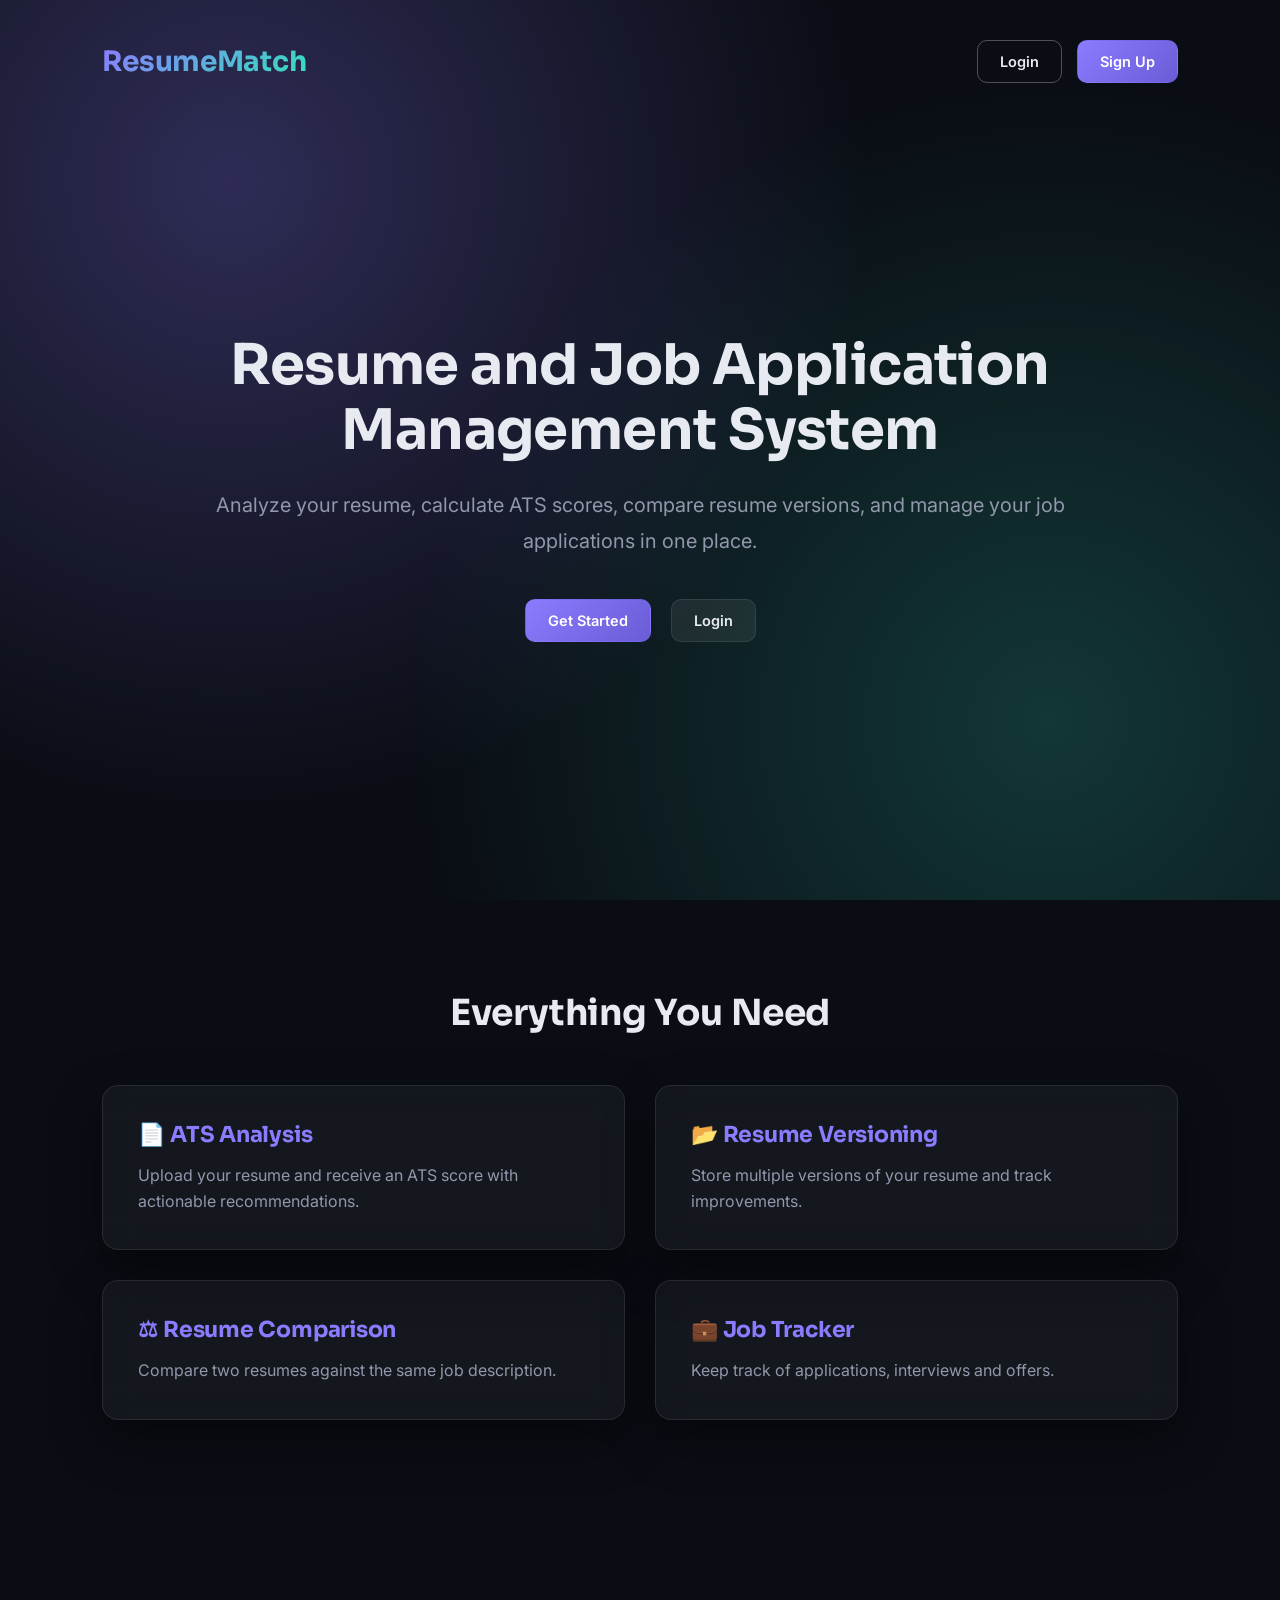
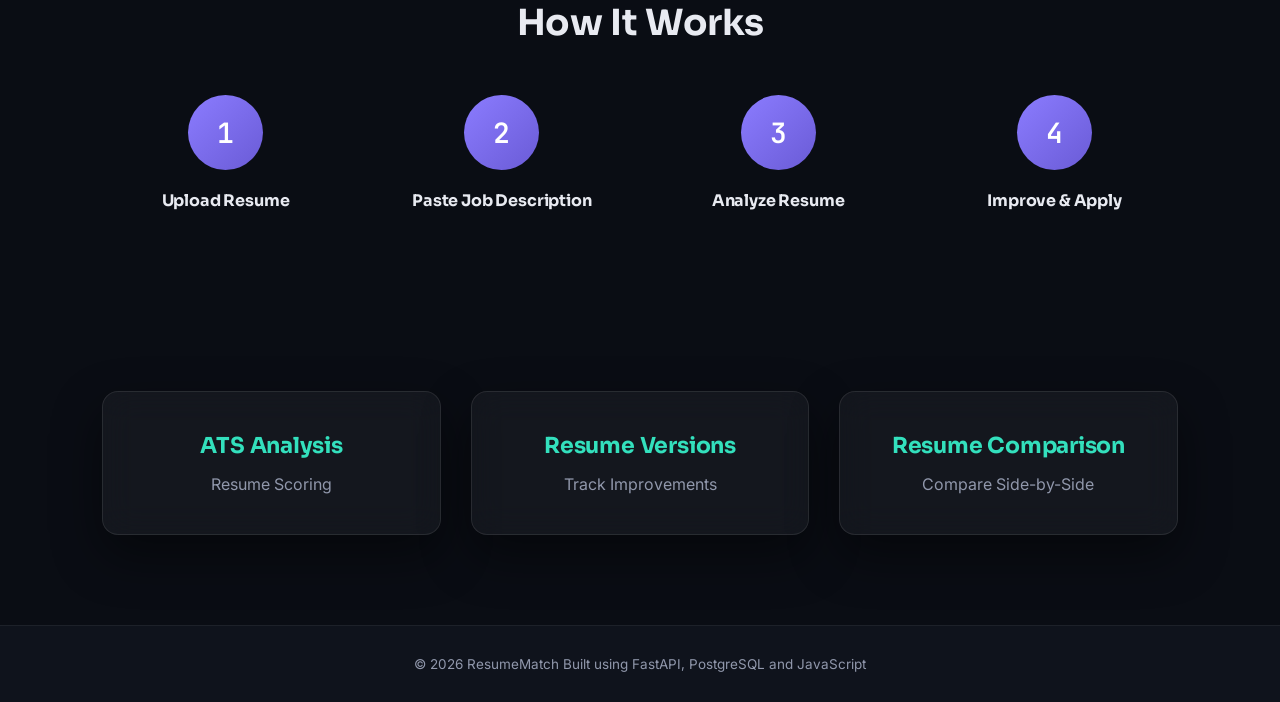
<file: frontend/index.html>
<!DOCTYPE html>
<html lang="en">

<head>
    <meta charset="UTF-8">
    <meta name="viewport" content="width=device-width, initial-scale=1.0">

    <title>ResumeMatch</title>

    <link rel="stylesheet" href="css/style.css">
    <link rel="stylesheet" href="css/index.css">
</head>

<body>

<header class="hero">

    <nav class="navbar">
        <h2>ResumeMatch</h2>

        <div>
            <a href="login.html" class="btn btn-outline">
                Login
            </a>

            <a href="signup.html" class="btn btn-primary">
                Sign Up
            </a>
        </div>
    </nav>

    <div class="hero-content">

        <h1>
            Resume and Job Application Management System
        </h1>

        <p>
            Analyze your resume, calculate ATS scores, compare resume versions, and manage your job applications in one place.
        </p>

        <div class="hero-buttons">
            <a href="signup.html" class="btn btn-primary">
                Get Started
            </a>

            <a href="login.html" class="btn btn-secondary">
                Login
            </a>
        </div>

    </div>

</header>

<section class="features">

    <h2>Everything You Need</h2>

    <div class="feature-grid">

        <div class="card">
            <h3>📄 ATS Analysis</h3>
            <p>
                Upload your resume and receive
                an ATS score with actionable
                recommendations.
            </p>
        </div>

        <div class="card">
            <h3>📂 Resume Versioning</h3>
            <p>
                Store multiple versions of your
                resume and track improvements.
            </p>
        </div>

        <div class="card">
            <h3>⚖ Resume Comparison</h3>
            <p>
                Compare two resumes against
                the same job description.
            </p>
        </div>

        <div class="card">
            <h3>💼 Job Tracker</h3>
            <p>
                Keep track of applications,
                interviews and offers.
            </p>
        </div>

    </div>

</section>

<section class="how-it-works">

    <h2>How It Works</h2>

    <div class="steps">

        <div class="step">
            <span>1</span>
            <h3>Upload Resume</h3>
        </div>

        <div class="step">
            <span>2</span>
            <h3>Paste Job Description</h3>
        </div>

        <div class="step">
            <span>3</span>
            <h3>Analyze Resume</h3>
        </div>

        <div class="step">
            <span>4</span>
            <h3>Improve & Apply</h3>
        </div>

    </div>

</section>

<section class="stats">

    <div class="card">
        <h2>ATS Analysis</h2>
        <p>Resume Scoring</p>
    </div>

    <div class="card">
        <h2>Resume Versions</h2>
        <p>Track Improvements</p>
    </div>

    <div class="card">
        <h2>Resume Comparison</h2>
        <p>Compare Side-by-Side</p>
    </div>

</section>

<footer>
    <p>
        © 2026 ResumeMatch
        Built using FastAPI, PostgreSQL and JavaScript
    </p>
</footer>

<script src="js/api.js"></script>
<script src="js/index.js"></script>

</body>
</html>
</file>
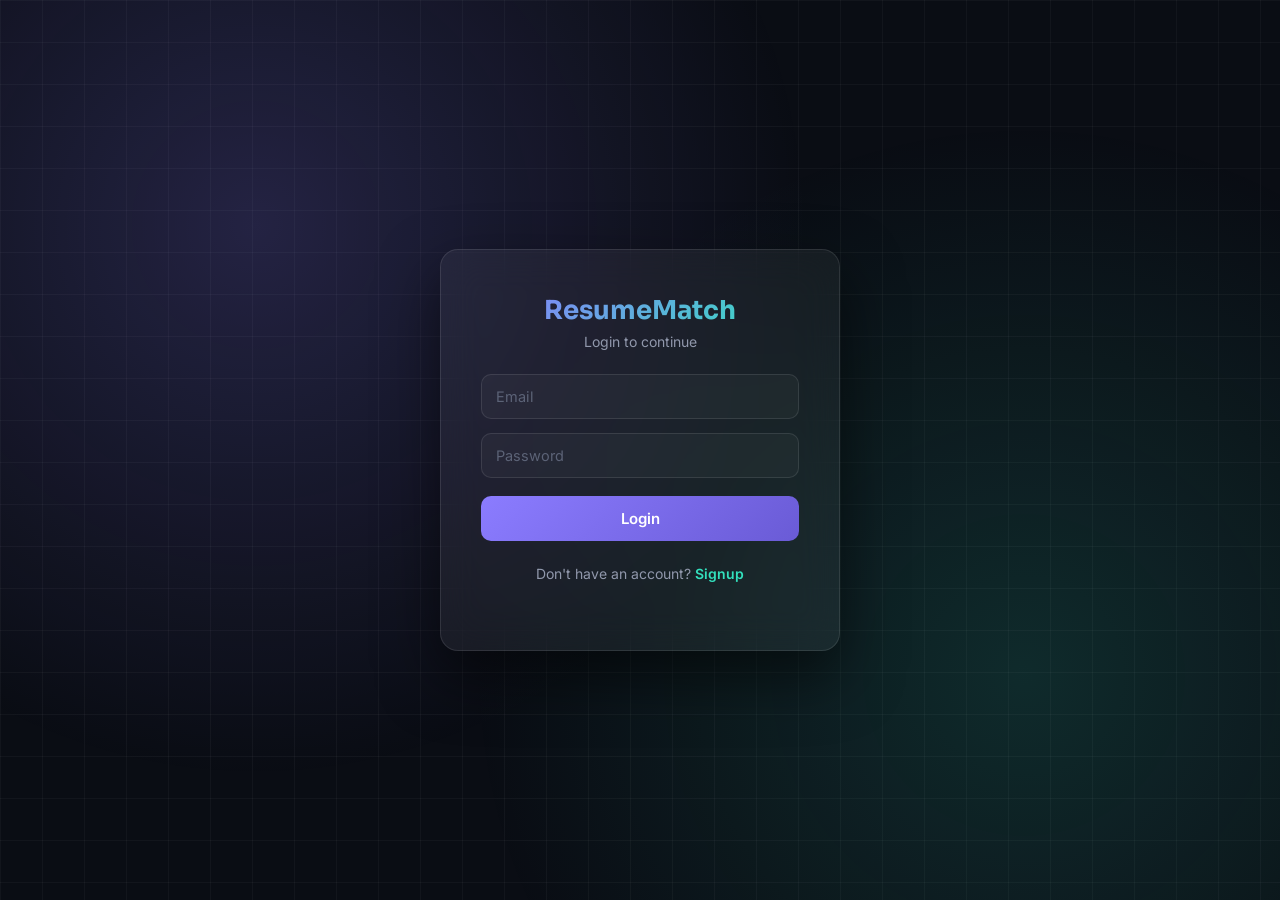
<file: frontend/applications.html>
<!DOCTYPE html>
<html lang="en">

<head>

    <meta charset="UTF-8">

    <meta
        name="viewport"
        content="width=device-width, initial-scale=1.0">

    <title>

        ResumeAI | Job Applications

    </title>

    <link
        rel="stylesheet"
        href="css/style.css">

    <link
        rel="stylesheet"
        href="css/applications.css">

</head>

<body>

<div class="wrapper">

    <!-- Sidebar -->

    <aside class="sidebar">

        <h2>

            ResumeAI

        </h2>

        <a href="dashboard.html">

            🏠 Dashboard

        </a>

        <a href="resume.html">

            📄 Resume Groups

        </a>

        <a href="comparison.html">

            ⚖ Compare Resume

        </a>

        <a
            href="applications.html"
            class="active">

            💼 Applications

        </a>

        <a href="profile.html">

            👤 Profile

        </a>

        <a
            href="#"
            onclick="logout()">

            🚪 Logout

        </a>

    </aside>

    <!-- Main -->

    <div class="main">

        <div class="navbar">

            <div>

                <h1>

                    Job Applications

                </h1>

                <p>

                    Track every job you've applied for.

                </p>

            </div>

        </div>


        <!-- Statistics -->

        <div class="stats-grid">

            <div class="card stat-card">

                <h2 id="totalApplications">

                    0

                </h2>

                <p>

                    Total Applications

                </p>

            </div>

            <div class="card stat-card">

                <h2 id="interviewCount">

                    0

                </h2>

                <p>

                    Interviews

                </p>

            </div>

            <div class="card stat-card">

                <h2 id="offerCount">

                    0

                </h2>

                <p>

                    Offers

                </p>

            </div>

            <div class="card stat-card">

                <h2 id="rejectedCount">

                    0

                </h2>

                <p>

                    Rejected

                </p>

            </div>

        </div>


        <!-- Toolbar -->

        <div class="card">

            <div class="toolbar">

                <input

                    type="text"

                    id="searchBox"

                    placeholder="Search company or role..."

                >

                <button

                    id="addApplicationBtn"

                    class="btn btn-primary">

                    + Add Application

                </button>

            </div>

        </div>


        <!-- Applications -->

        <div
            id="applicationsList">

        </div>

    </div>

</div>


<!-- ====================================
        Application Modal
==================================== -->

<div
    id="applicationModal"
    class="modal">

    <div class="modal-content">

        <h2
            id="modalTitle">

            Add Application

        </h2>

        <input
            type="hidden"
            id="applicationId">

        <label>

            Company Name

        </label>

        <input
            type="text"
            id="companyName">

        <label>

            Job Role

        </label>

        <input
            type="text"
            id="jobRole">

        <label>

            Status

        </label>

        <select id="applicationStatus">

            <option value="Applied">Applied</option>

            <option value="Assessment">Assessment</option>

            <option value="Interview">Interview</option>

            <option value="Offer">Offer</option>

            <option value="Rejected">Rejected</option>

            <option value="Other">Other (type manually)</option>

        </select>

        <input
            type="text"
            id="applicationStatusOther"
            placeholder="Enter custom status"
            style="display:none;">

        <label>

            Job Link

        </label>


        <input
            type="url"
            id="jobLink">

        <div class="modal-buttons">

            <button
                class="btn btn-primary"
                id="saveApplicationBtn">

                Save

            </button>

            <button
                class="btn btn-danger"
                id="cancelApplicationBtn">

                Cancel

            </button>

        </div>

    </div>

</div>

<script src="js/api.js"></script>

<script src="js/applications.js"></script>

</body>

</html>
</file>
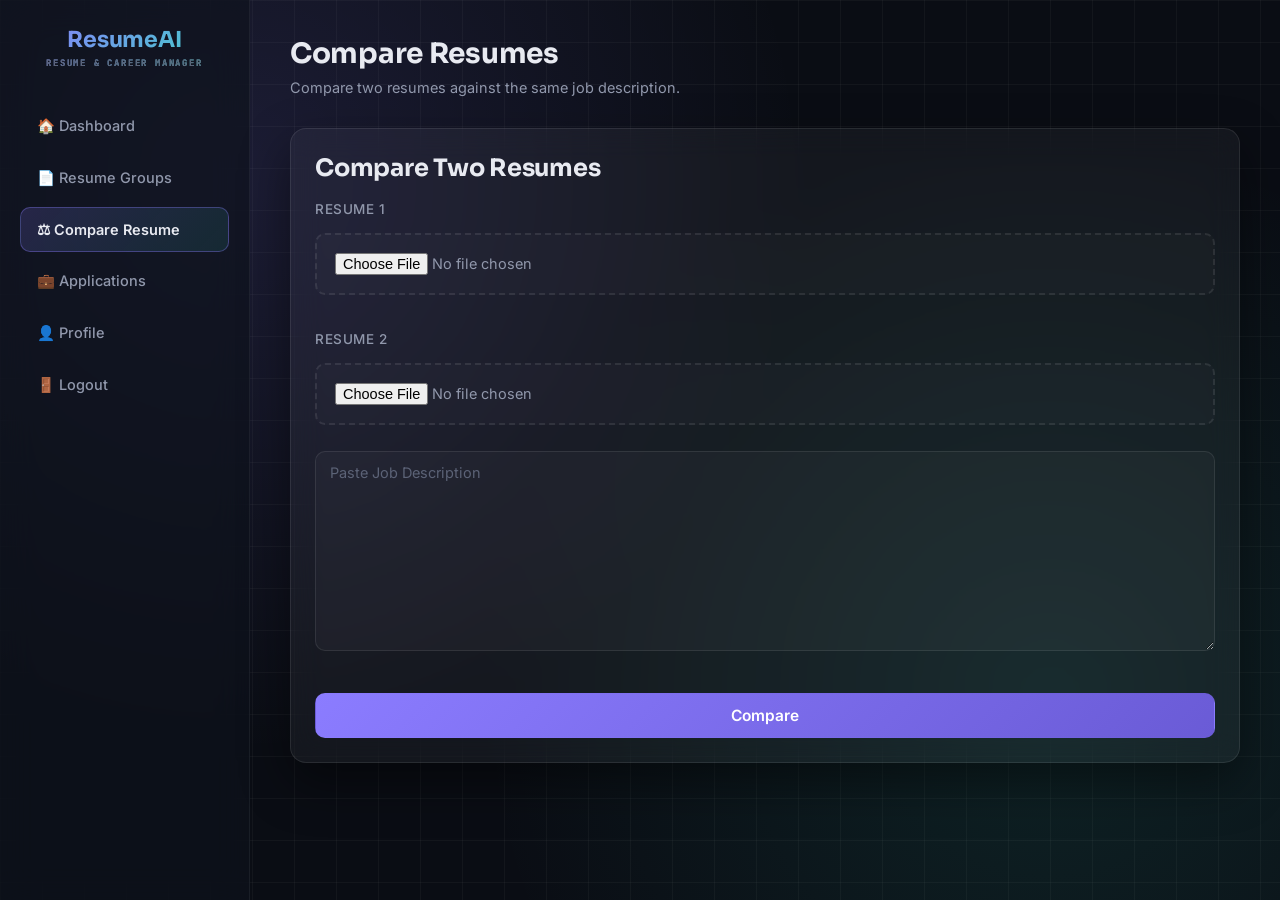
<file: frontend/comparison.html>
<!DOCTYPE html>
<html lang="en">

<head>

    <meta charset="UTF-8">

    <meta name="viewport"
          content="width=device-width, initial-scale=1.0">

    <title>Resume Comparison</title>

    <link
        rel="stylesheet"
        href="css/style.css">

    <link
        rel="stylesheet"
        href="css/resume.css">

</head>

<body>

<div class="wrapper">

    <!-- Sidebar -->

    <aside class="sidebar">

        <h2>

            ResumeAI

        </h2>

        <a href="dashboard.html">

            🏠 Dashboard

        </a>

        <a href="resume.html">

            📄 Resume Groups

        </a>

        <a
            href="comparison.html"
            class="active">

            ⚖ Compare Resume

        </a>

        <a href="applications.html">

            💼 Applications

        </a>

        <a href="profile.html">

            👤 Profile

        </a>

        <a
            href="#"
            onclick="logout()">

            🚪 Logout

        </a>

    </aside>

    <!-- Main -->

    <div class="main">

        <div class="navbar">

            <div>

                <h1>

                    Compare Resumes

                </h1>

                <p>

                    Compare two resumes against the same job description.

                </p>

            </div>

        </div>

        <div class="card">

            <h2>

                Compare Two Resumes

            </h2>

            <label>

                Resume 1

            </label>

            <input
                type="file"
                id="resume1"
                accept=".pdf">

            <label>

                Resume 2

            </label>

            <input
                type="file"
                id="resume2"
                accept=".pdf">

            <textarea
                id="jobDescription"
                rows="10"
                placeholder="Paste Job Description"
            ></textarea>

            <button id="compareBtn" class="btn btn-primary">

                Compare

            </button>

        </div>

        <div
            id="result"
            class="card"
            style="display:none">

        </div>

    </div>

</div>

<script src="js/api.js"></script>
<script src="js/comparison.js"></script>

</body>

</html>
</file>
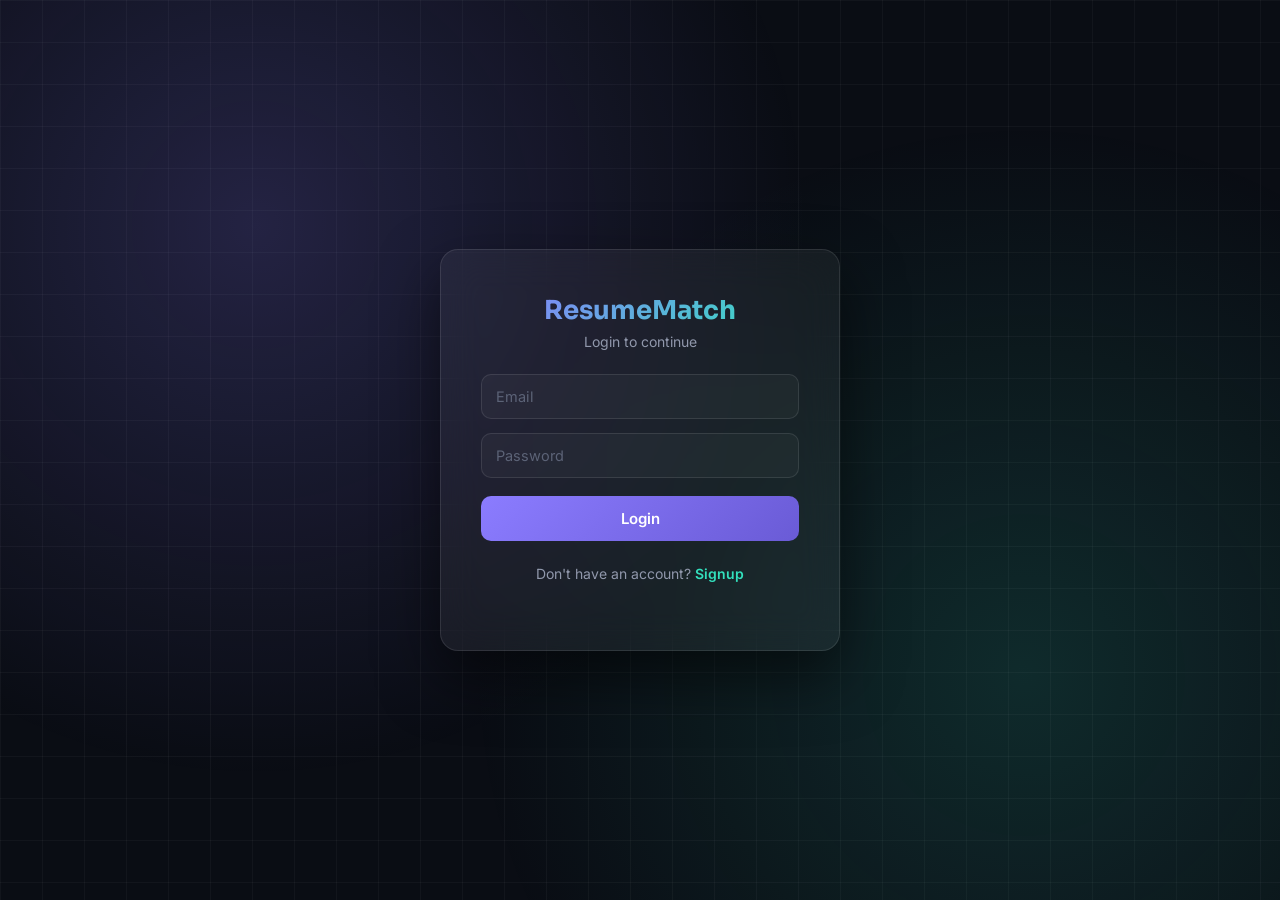
<file: frontend/dashboard.html>
<!DOCTYPE html>
<html lang="en">

<head>

    <meta charset="UTF-8">

    <meta
        name="viewport"
        content="width=device-width, initial-scale=1.0">

    <title>ResumeMatch Dashboard</title>

    <link
        rel="stylesheet"
        href="css/style.css">

    <link
        rel="stylesheet"
        href="css/dashboard.css">

</head>

<body>

<div class="wrapper">

    <!-- Sidebar -->

    <aside class="sidebar">

        <h2>ResumeMatch</h2>

        <a
            href="dashboard.html"
            class="active">

            🏠 Dashboard

        </a>

        <a href="resume.html">
            📄 Resume Groups
        </a>

        <a href="comparison.html">
            ⚖ Compare Resume
        </a>

        <a href="applications.html">
            💼 Applications
        </a>

        <a href="profile.html">
            👤 Profile
        </a>

        <a
            href="#"
            id="logoutBtn">

            🚪 Logout

        </a>

    </aside>

    <!-- Main -->

    <div class="main">

        <!-- Navbar -->

        <div class="navbar">

            <div>

                <h1>Dashboard</h1>

                <p>
                    Welcome back,
                    <span id="userName">User</span>
                    👋
                </p>

            </div>

            <div class="user-box">

                <button
                    class="btn btn-primary"
                    onclick="window.location.href='resume.html'">

                    + Upload Resume

                </button>

            </div>

        </div>

        <!-- Statistics -->

        <div class="grid">

            <div class="card stat">
                <h2 id="groupCount">0</h2>
                <p>Resume Groups</p>
            </div>

            <div class="card stat">
                <h2 id="versionCount">0</h2>
                <p>Resume Versions</p>
            </div>

            <div class="card stat">
                <h2 id="applicationCount">0</h2>
                <p>Applications</p>
            </div>

            <div class="card stat">
                <h2 id="averageATS">0%</h2>
                <p>Average ATS</p>
            </div>

        </div>

        <!-- Quick Actions -->

        <div class="section">

            <h2>Quick Actions</h2>

            <br>

            <button
                class="btn btn-primary"
                onclick="window.location.href='resume.html'">

                Upload Resume

            </button>

            <button
                class="btn btn-success"
                onclick="window.location.href='comparison.html'">

                Compare Resumes

            </button>

            <button
                class="btn btn-warning"
                onclick="window.location.href='applications.html'">

                Applications

            </button>

        </div>

        <!-- Resume Groups -->

        <div class="section">

            <h2>Resume Groups</h2>

            <br>

            <div
                id="resumeGroups"
                class="grid">

            </div>

        </div>

        <!-- Recent Resume Versions -->

        <div class="section">

            <h2>Recent Resume Versions</h2>

            <br>

            <div id="history"></div>

        </div>

    </div>

</div>

<script src="js/api.js"></script>
<script src="js/dashboard.js"></script>

</body>

</html>
</file>
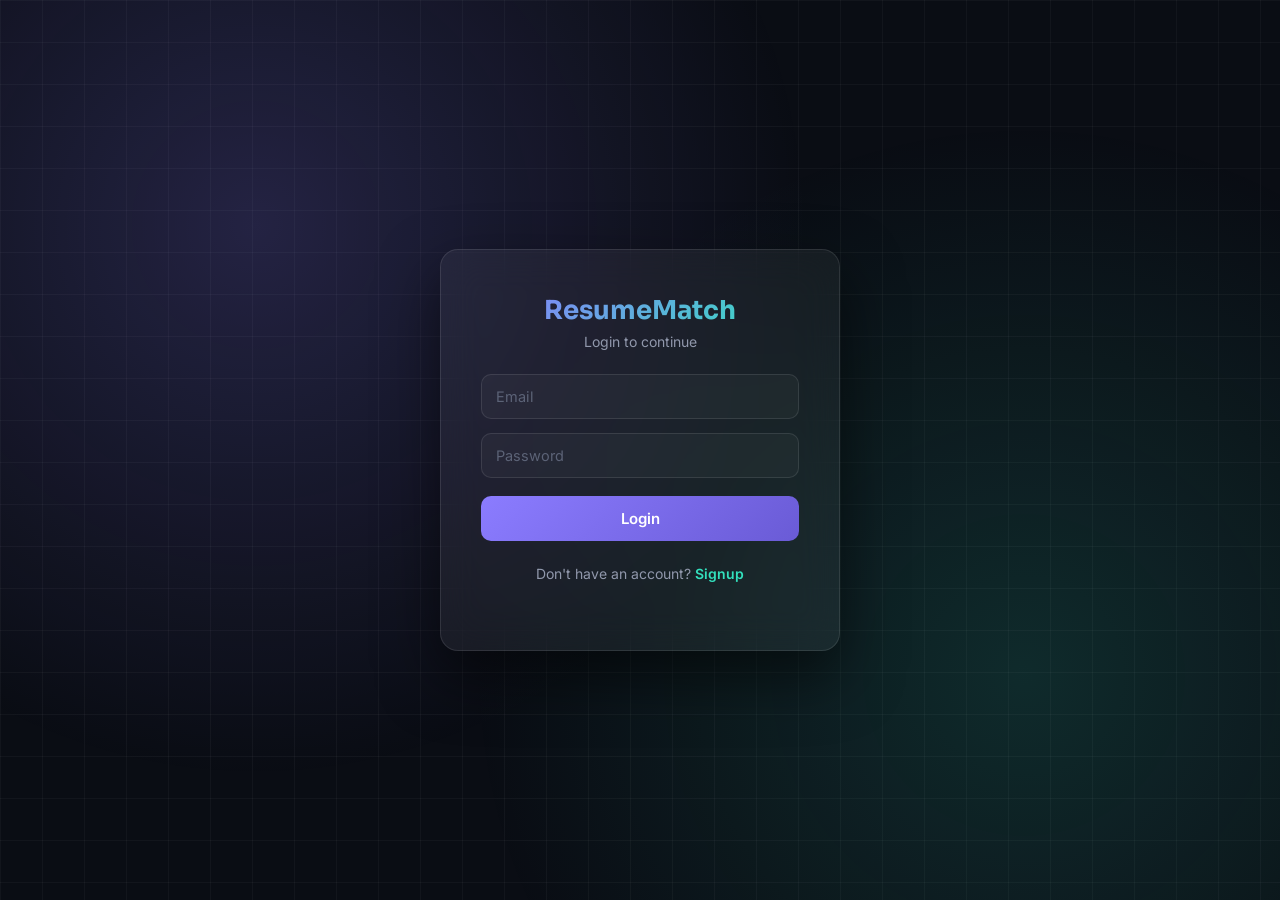
<file: frontend/login.html>
<!DOCTYPE html>
<html lang="en">

<head>

    <meta charset="UTF-8">

    <meta
        name="viewport"
        content="width=device-width, initial-scale=1.0">

    <title>ResumeMatch Login</title>

    <link
        rel="stylesheet"
        href="css/auth.css">

</head>

<body>

<div class="container">

    <div class="card">

        <h1>ResumeMatch</h1>

        <p>Login to continue</p>

        <form id="loginForm">

            <input
                id="email"
                type="email"
                placeholder="Email"
                required>

            <input
                id="password"
                type="password"
                placeholder="Password"
                required>

            <button type="submit">

                Login

            </button>

        </form>

        <p id="errorMessage"></p>

        <p>

            Don't have an account?

            <a href="signup.html">

                Signup

            </a>

        </p>

    </div>

</div>

<script src="js/api.js"></script>
<script src="js/login.js"></script>

</body>
</html>
</file>
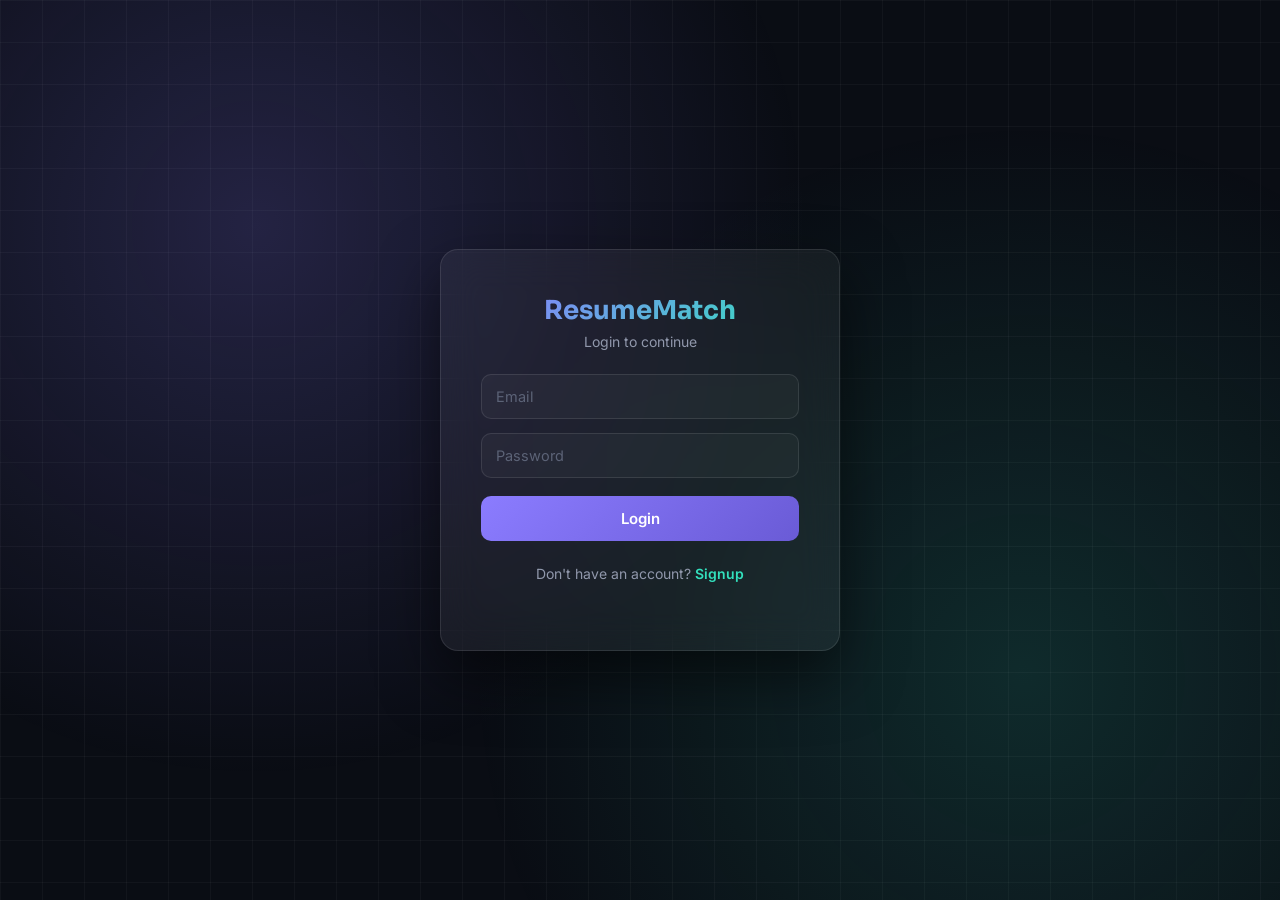
<file: frontend/profile.html>
<!DOCTYPE html>
<html lang="en">

<head>

    <meta charset="UTF-8">

    <meta
        name="viewport"
        content="width=device-width, initial-scale=1.0">

    <title>

        ResumeAI | Profile

    </title>

    <link
        rel="stylesheet"
        href="css/style.css">

    <link
        rel="stylesheet"
        href="css/profile.css">

</head>

<body>

<div class="wrapper">

    <!-- Sidebar -->

    <aside class="sidebar">

        <h2>

            ResumeAI

        </h2>

        <a href="dashboard.html">

            🏠 Dashboard

        </a>

        <a href="resume.html">

            📄 Resume Groups

        </a>

        <a href="comparison.html">

            ⚖ Compare Resume

        </a>

        <a href="applications.html">

            💼 Applications

        </a>

        <a
            href="profile.html"
            class="active">

            👤 Profile

        </a>

        <a
            href="#"
            onclick="logout()">

            🚪 Logout

        </a>

    </aside>

    <!-- Main -->

    <main class="main">

        <h1>

            My Profile

        </h1>

        <p class="subtitle">

            Manage your ResumeAI account.

        </p>

        <!-- Profile -->

        <div class="profile-card card">

            <div class="avatar">

                <span id="avatarLetter">

                    U

                </span>

            </div>

            <div class="profile-info">

                <h2 id="userName">

                    Loading...

                </h2>

                <p id="userEmail">

                    Loading...

                </p>

            </div>

        </div>

        <!-- Personal Details -->

        <div class="card">

            <h2>

                Personal Information

            </h2>

            <div class="details-grid">

                <div>

                    <label>College</label>

                    <p id="college">

                        -

                    </p>

                </div>

                <div>

                    <label>Branch</label>

                    <p id="branch">

                        -

                    </p>

                </div>

                <div>

                    <label>Year</label>

                    <p id="year">

                        -

                    </p>

                </div>

            </div>

        </div>

        <!-- Statistics -->

        <div class="stats-grid">

            <div class="card stat-card">

                <h2 id="groupCount">

                    0

                </h2>

                <p>

                    Resume Groups

                </p>

            </div>

            <div class="card stat-card">

                <h2 id="versionCount">

                    0

                </h2>

                <p>

                    Resume Versions

                </p>

            </div>

            <div class="card stat-card">

                <h2 id="averageATS">

                    0%

                </h2>

                <p>

                    Average ATS

                </p>

            </div>

            <div class="card stat-card">

                <h2 id="applicationCount">

                    0

                </h2>

                <p>

                    Applications

                </p>

            </div>

        </div>

        <!-- Quick Actions -->

        <div class="card">

            <h2>

                Quick Actions

            </h2>

            <div class="actions">

                <a
                    href="resume.html"
                    class="btn btn-primary">

                    Manage Resumes

                </a>

                <a
                    href="applications.html"
                    class="btn btn-secondary">

                    Applications

                </a>

                <button
                    class="btn btn-danger"
                    onclick="logout()">

                    Logout

                </button>

            </div>

        </div>

    </main>

</div>

<script src="js/api.js"></script>
<script src="js/profile.js"></script>

</body>

</html>
</file>
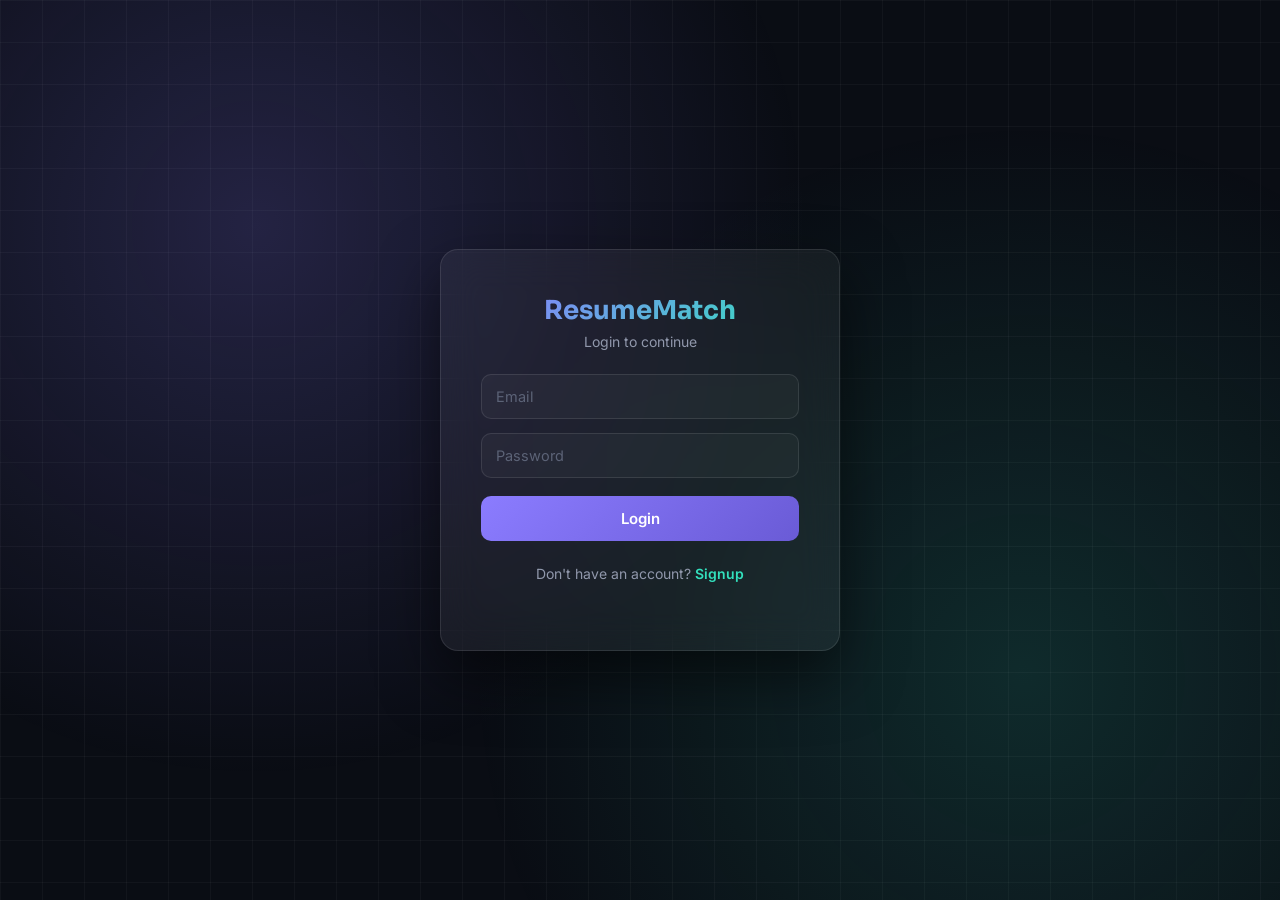
<file: frontend/report.html>
<!DOCTYPE html>
<html lang="en">

<head>

    <meta charset="UTF-8">

    <meta
        name="viewport"
        content="width=device-width, initial-scale=1.0">

    <title>ResumeAI | Analysis Report</title>

    <link
        rel="stylesheet"
        href="css/report.css">

</head>

<body>

<header>

    <h1>ResumeAI</h1>

    <div>

        <button
            onclick="window.location.href='dashboard.html'">

            Dashboard

        </button>

        <button
            onclick="window.location.href='resume.html'">

            Analyze Another Resume

        </button>

    </div>

</header>

<div class="container report-layout">

    <div class="card">

        <h2>

            Resume Analysis Report

        </h2>

        <h1 id="atsScore">

            0%

        </h1>

        <hr>

        <h3>

            Score Breakdown

        </h3>

        <div id="scoreBreakdown">

        </div>

        <hr>

        <h3>

            Matched Skills

        </h3>

        <ul id="matchedSkills">

        </ul>

        <hr>

        <h3>

            Required Skills Missing

        </h3>

        <ul id="requiredMissingSkills">

        </ul>

        <hr>

        <h3>

            Optional Skills Missing

        </h3>

        <ul id="optionalMissingSkills">

        </ul>

        <hr>

        <h3>

            Suggestions

        </h3>

        <ul id="suggestions">

        </ul>

    </div>

    <div class="card preview-card">

        <h2>

            Original Resume

        </h2>

        <div id="previewStatus" class="preview-status">

            Loading resume preview...

        </div>

        <iframe
            id="resumePreview"
            title="Resume Preview"
            style="display:none;">

        </iframe>

    </div>

</div>

<script src="js/api.js"></script>
<script src="js/report.js"></script>

</body>

</html>
</file>
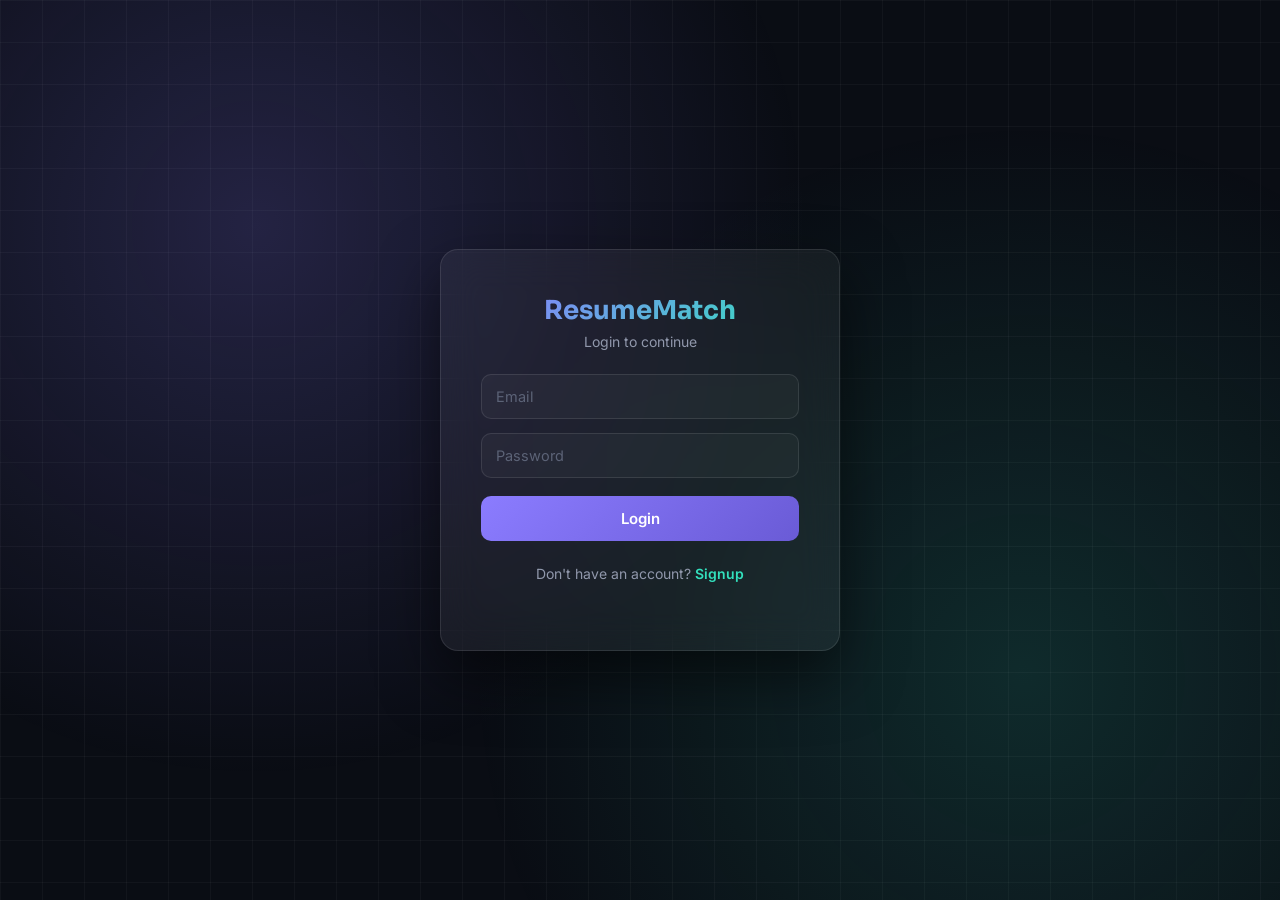
<file: frontend/resume.html>
<!DOCTYPE html>
<html lang="en">

<head>

    <meta charset="UTF-8">

    <meta
        name="viewport"
        content="width=device-width, initial-scale=1.0">

    <title>

        ResumeAI | Resume Management

    </title>

    <link
        rel="stylesheet"
        href="css/style.css">

    <link
        rel="stylesheet"
        href="css/resume.css">

</head>

<body>

<div class="wrapper">

    <!-- Sidebar -->

    <aside class="sidebar">

        <h2>

            ResumeAI

        </h2>

        <a href="dashboard.html">

            🏠 Dashboard

        </a>

        <a
            href="resume.html"
            class="active">

            📄 Resume Groups

        </a>

        <a href="comparison.html">

            ⚖ Compare Resume

        </a>

        <a href="applications.html">

            💼 Applications

        </a>

        <a href="profile.html">

            👤 Profile

        </a>

        <a
            href="#"
            onclick="logout()">

            🚪 Logout

        </a>

    </aside>

    <!-- Main -->

    <div class="main">

        <!-- Navbar -->

        <div class="navbar">

            <div>

                <h1>

                    Resume Management

                </h1>

                <p>

                    Create Resume Groups and upload Resume Versions.

                </p>

            </div>

        </div>

        <!-- Resume Groups -->

        <div class="card">

            <div class="title-row">

                <h2>

                    Resume Groups

                </h2>

                <button
                    class="btn btn-primary"
                    id="createGroupBtn">

                    + New Group

                </button>

            </div>

            <br>

            <label>

                Select Resume Group

            </label>

            <select id="groupSelect">

                <option>

                    Loading...

                </option>

            </select>

        </div>

        <!-- Upload -->

        <div class="card section">

            <h2>

                Upload Resume Version

            </h2>

            <br>

            <label>

                Resume PDF

            </label>

            <input
                type="file"
                id="resumeFile"
                accept=".pdf">

            <label>

                Job Description

            </label>

            <textarea

                id="jobDescription"

                rows="10"

                placeholder="Paste Job Description here..."

            ></textarea>

            <label>

                Version Name (optional)

            </label>

            <input
                type="text"
                id="versionName"
                placeholder="e.g. Google Application Draft">

            <button

                id="analyzeBtn"

                class="btn btn-primary">

                Analyze & Save Version

            </button>

        </div>

        <!-- Result -->

        <div

            id="resultCard"

            class="card section"

            style="display:none;">

            <h2>

                ATS Analysis Result

            </h2>

            <br>

            <div class="score-box">

                <span>

                    ATS Score

                </span>

                <h1 id="atsScore">

                    0%

                </h1>

            </div>

            <hr>

            <h3>

                Score Breakdown

            </h3>

            <div id="scoreBreakdown">

            </div>

            <hr>

            <div class="result-grid">

                <div>

                    <h3>

                        Matched Skills

                    </h3>

                    <ul
                        id="matchedSkills">

                    </ul>

                </div>

                <div>

                    <h3>

                        Required Skills Missing

                    </h3>

                    <ul
                        id="requiredMissingSkills">

                    </ul>

                </div>

            </div>

            <br>

            <div>

                <h3>

                    Optional Skills Missing

                </h3>

                <ul
                    id="optionalMissingSkills">

                </ul>

            </div>

            <br>

            <div>

                <h3>

                    Suggestions

                </h3>

                <ul
                    id="suggestions">

                </ul>

            </div>

        </div>

    </div>

</div>

<script src="js/api.js"></script>

<script src="js/resume.js"></script>

</body>

</html>
</file>
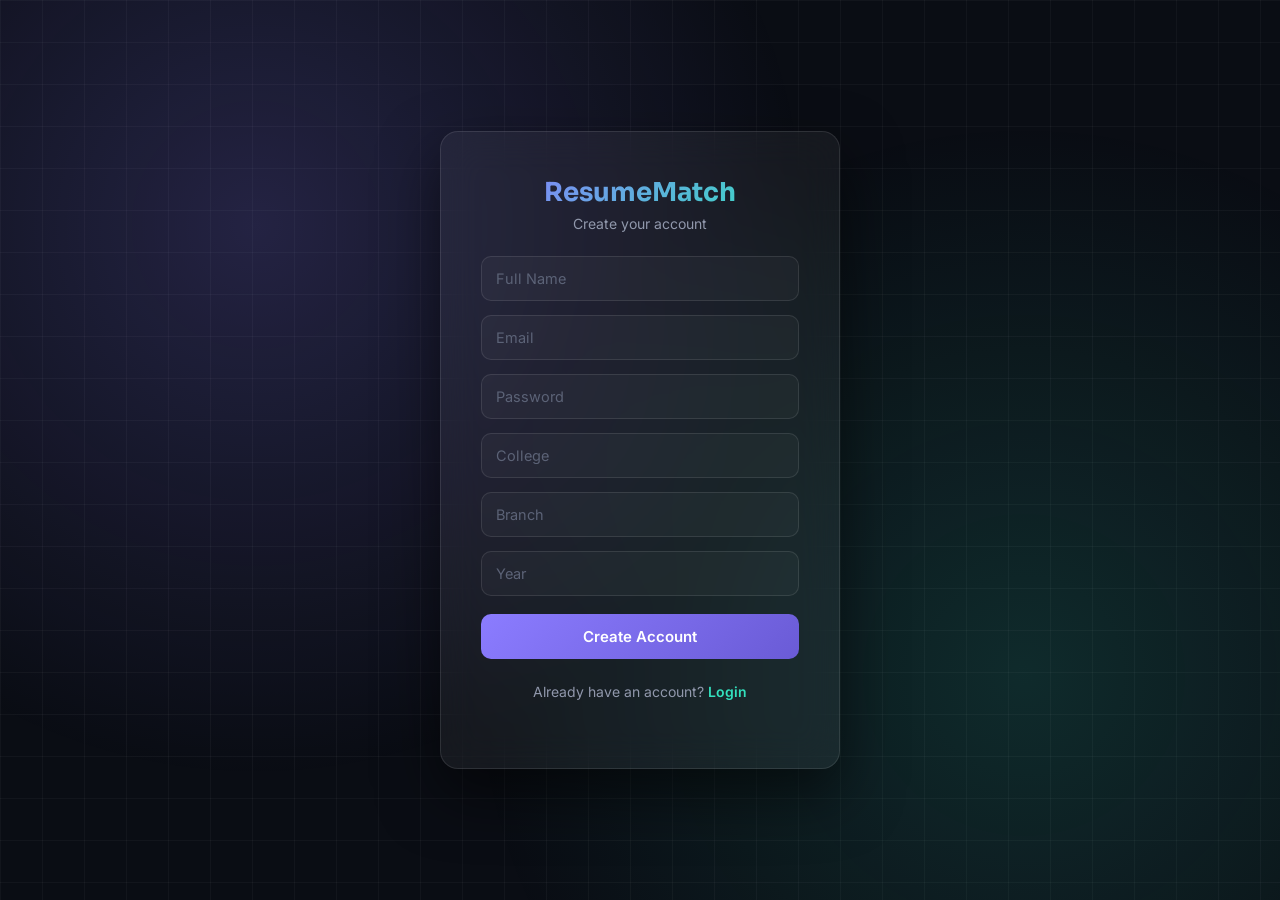
<file: frontend/signup.html>
<!DOCTYPE html>
<html lang="en">

<head>

    <meta charset="UTF-8">

    <meta
        name="viewport"
        content="width=device-width, initial-scale=1.0">

    <title>ResumeMatch | Signup</title>

    <link
        rel="stylesheet"
        href="css/auth.css">

</head>

<body>

<div class="container">

    <div class="card">

        <h1>ResumeMatch</h1>

        <p>Create your account</p>

        <form id="signupForm">

            <input
                type="text"
                id="name"
                placeholder="Full Name"
                required>

            <input
                type="email"
                id="email"
                placeholder="Email"
                required>

            <input
                type="password"
                id="password"
                placeholder="Password"
                required>

            <input
                type="text"
                id="college"
                placeholder="College">

            <input
                type="text"
                id="branch"
                placeholder="Branch">

            <input
                type="text"
                id="year"
                placeholder="Year">

            <button type="submit">
                Create Account
            </button>

        </form>

        <p id="message"></p>

        <p>
            Already have an account?

            <a href="login.html">
                Login
            </a>
        </p>

    </div>

</div>

<script src="js/api.js"></script>
<script src="js/signup.js"></script>

</body>
</html>
</file>
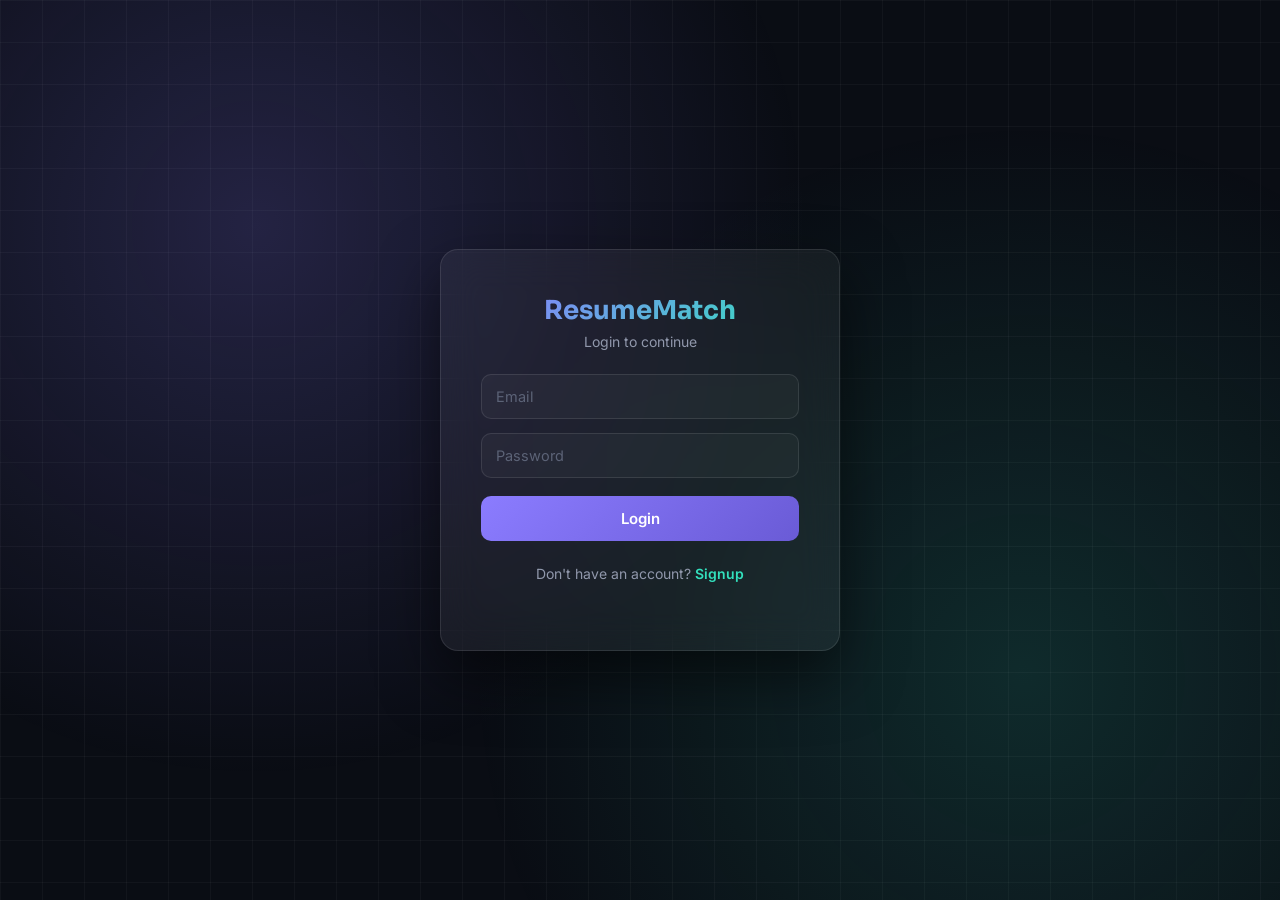
<file: frontend/versions.html>
<!DOCTYPE html>
<html lang="en">

<head>

    <meta charset="UTF-8">

    <meta
        name="viewport"
        content="width=device-width, initial-scale=1.0">

    <title>Resume Versions</title>

    <link
        rel="stylesheet"
        href="css/style.css">

    <link
        rel="stylesheet"
        href="css/dashboard.css">

</head>

<body>

<header>

    <h1>

        Resume Versions

    </h1>

    <button
        onclick="window.location.href='dashboard.html'">

        Dashboard

    </button>

</header>

<div class="container">

    <h2 id="groupTitle">

        Resume Versions

    </h2>

    <div id="versionsList">

    </div>

</div>

<script src="js/api.js"></script>
<script src="js/versions.js"></script>

</body>

</html>
</file>
<file: frontend/css/style.css>
/* ===========================
   Fonts
=========================== */
@import url('https://fonts.googleapis.com/css2?family=Sora:wght@400;600;700;800&family=Inter:wght@400;500;600&family=JetBrains+Mono:wght@400;500;600&display=swap');

/* ===========================
   Tokens
=========================== */
:root{
    --bg:#0a0d14;
    --bg-soft:#0f131c;
    --panel:rgba(255,255,255,.045);
    --panel-hover:rgba(255,255,255,.07);
    --border:rgba(255,255,255,.09);
    --border-soft:rgba(255,255,255,.06);

    --text:#e8eaf1;
    --text-dim:#9198ac;
    --text-faint:#5c6377;

    --violet:#8b7cff;
    --violet-dim:#6a5bd6;
    --teal:#33e0bd;
    --amber:#f5b84e;
    --rose:#ff6b81;

    --font-display:'Sora',sans-serif;
    --font-body:'Inter',sans-serif;
    --font-mono:'JetBrains Mono',monospace;

    --radius:16px;
    --radius-sm:10px;
    --shadow:0 20px 50px rgba(0,0,0,.45);
}

/* ===========================
   Reset
=========================== */
*{
    margin:0;
    padding:0;
    box-sizing:border-box;
}

body{
    font-family:var(--font-body);
    background:var(--bg);
    color:var(--text);
    min-height:100vh;
    position:relative;
}

/* Ambient scan-grid backdrop -- signature texture, fixed behind everything */
body::before{
    content:"";
    position:fixed;
    inset:0;
    z-index:-2;
    background-image:
        radial-gradient(circle at 18% 20%, rgba(139,124,255,.14), transparent 45%),
        radial-gradient(circle at 82% 78%, rgba(51,224,189,.10), transparent 45%),
        linear-gradient(rgba(255,255,255,.035) 1px, transparent 1px),
        linear-gradient(90deg, rgba(255,255,255,.035) 1px, transparent 1px);
    background-size:auto,auto,42px 42px,42px 42px;
    background-color:var(--bg);
}

a{
    text-decoration:none;
    color:inherit;
}

h1,h2,h3{
    font-family:var(--font-display);
    letter-spacing:-.01em;
}

/* ===========================
   Layout
=========================== */
.wrapper{
    display:flex;
    min-height:100vh;
}

/* ===========================
   Sidebar
=========================== */
.sidebar{
    width:250px;
    background:rgba(15,19,28,.65);
    backdrop-filter:blur(18px);
    -webkit-backdrop-filter:blur(18px);
    border-right:1px solid var(--border-soft);
    color:var(--text);
    padding:26px 20px;
    display:flex;
    flex-direction:column;
    position:relative;
}

.sidebar h2{
    margin-bottom:8px;
    font-size:22px;
    font-weight:700;
    text-align:center;
    background:linear-gradient(135deg,var(--violet),var(--teal));
    -webkit-background-clip:text;
    background-clip:text;
    color:transparent;
}

.sidebar h2::after{
    content:"RESUME & CAREER MANAGER";
    display:block;
    font-family:var(--font-mono);
    font-size:9px;
    letter-spacing:.2em;
    color:var(--text-faint);
    background:none;
    -webkit-text-fill-color:var(--text-faint);
    text-align:center;
    margin-top:4px;
    margin-bottom:26px;
}

.sidebar a{
    display:flex;
    align-items:center;
    gap:10px;
    padding:13px 16px;
    margin-bottom:6px;
    border-radius:var(--radius-sm);
    color:var(--text-dim);
    font-size:14.5px;
    font-weight:500;
    transition:.2s ease;
    border:1px solid transparent;
}

.sidebar a:hover{
    background:var(--panel-hover);
    color:var(--text);
    border-color:var(--border-soft);
}

.sidebar .active{
    background:linear-gradient(135deg, rgba(139,124,255,.18), rgba(51,224,189,.10));
    color:var(--text);
    font-weight:600;
    border:1px solid rgba(139,124,255,.35);
}

/* ===========================
   Main
=========================== */
.main{
    flex:1;
    padding:36px 40px;
}

/* ===========================
   Navbar
=========================== */
.navbar{
    display:flex;
    justify-content:space-between;
    align-items:center;
    margin-bottom:32px;
}

.navbar h1{
    font-size:28px;
    font-weight:700;
    color:var(--text);
}

.navbar p{
    margin-top:6px;
    color:var(--text-dim);
    font-size:14.5px;
}

.user-box{
    display:flex;
    align-items:center;
    gap:15px;
}

/* ===========================
   Cards (glass)
=========================== */
.card{
    background:var(--panel);
    border:1px solid var(--border);
    border-radius:var(--radius);
    box-shadow:var(--shadow);
    backdrop-filter:blur(16px);
    -webkit-backdrop-filter:blur(16px);
    padding:24px;
    position:relative;
    overflow:hidden;
}

/* signature scan-line sweep across the top edge of every card */
.card::before{
    content:"";
    position:absolute;
    top:0;
    left:-40%;
    width:40%;
    height:1px;
    background:linear-gradient(90deg, transparent, var(--teal), var(--violet), transparent);
    animation:scan 5.5s linear infinite;
    opacity:.8;
}

@keyframes scan{
    0%{ left:-40%; }
    100%{ left:100%; }
}

.grid{
    display:grid;
    grid-template-columns:repeat(auto-fit,minmax(220px,1fr));
    gap:20px;
}

/* ===========================
   Stats
=========================== */
.stat{
    text-align:center;
}

.stat h2{
    font-family:var(--font-mono);
    color:var(--teal);
    font-size:32px;
    font-weight:600;
    margin-bottom:8px;
}

.stat p{
    color:var(--text-dim);
    font-size:13.5px;
    text-transform:uppercase;
    letter-spacing:.06em;
}

/* ===========================
   Buttons
=========================== */
.btn{
    display:inline-block;
    text-align:center;
    padding:12px 22px;
    border:1px solid transparent;
    border-radius:var(--radius-sm);
    cursor:pointer;
    transition:.2s ease;
    font-size:14.5px;
    font-weight:600;
    font-family:var(--font-body);
}

.btn-primary{
    background:linear-gradient(135deg,var(--violet),var(--violet-dim));
    color:#fff;
}
.btn-primary:hover{
    filter:brightness(1.12);
    transform:translateY(-1px);
}

.btn-success{
    background:rgba(51,224,189,.14);
    color:var(--teal);
    border-color:rgba(51,224,189,.35);
}
.btn-success:hover{
    background:rgba(51,224,189,.22);
}

.btn-danger{
    background:rgba(255,107,129,.14);
    color:var(--rose);
    border-color:rgba(255,107,129,.35);
}
.btn-danger:hover{
    background:rgba(255,107,129,.22);
}

.btn-warning{
    background:rgba(245,184,78,.14);
    color:var(--amber);
    border-color:rgba(245,184,78,.35);
}
.btn-warning:hover{
    background:rgba(245,184,78,.22);
}

.btn-secondary{
    background:rgba(255,255,255,.07);
    color:var(--text);
    border-color:var(--border);
}
.btn-secondary:hover{
    background:rgba(255,255,255,.13);
}

.btn-outline{
    background:transparent;
    color:var(--text);
    border:1px solid rgba(255,255,255,.28);
}
.btn-outline:hover{
    background:rgba(255,255,255,.08);
    border-color:var(--violet);
}

/* ===========================
   Forms
=========================== */
input,
textarea,
select{
    width:100%;
    padding:12px 14px;
    margin-top:8px;
    margin-bottom:18px;
    background:rgba(255,255,255,.03);
    border:1px solid var(--border);
    border-radius:var(--radius-sm);
    font-size:14.5px;
    font-family:var(--font-body);
    color:var(--text);
}

input::placeholder,
textarea::placeholder{
    color:var(--text-faint);
}

input:focus,
textarea:focus,
select:focus{
    outline:none;
    border-color:var(--violet);
    box-shadow:0 0 0 3px rgba(139,124,255,.18);
}

select option{
    background:var(--bg-soft);
    color:var(--text);
}

/* ===========================
   Tables
=========================== */
table{
    width:100%;
    border-collapse:collapse;
}

th{
    background:rgba(139,124,255,.12);
    color:var(--text);
    padding:12px;
    text-align:left;
    font-family:var(--font-display);
    font-weight:600;
    font-size:13.5px;
}

td{
    padding:12px;
    border-bottom:1px solid var(--border-soft);
    color:var(--text-dim);
}

/* ===========================
   Section
=========================== */
.section{
    margin-top:30px;
}

/* ===========================
   Responsive
=========================== */
@media(max-width:900px){
    .wrapper{
        flex-direction:column;
    }
    .sidebar{
        width:100%;
    }
    .navbar{
        flex-direction:column;
        gap:15px;
        align-items:flex-start;
    }
    .main{
        padding:24px 20px;
    }
}

/* ===========================
   Toast Notifications
=========================== */
.toast{
    position:fixed;
    bottom:24px;
    right:24px;
    min-width:260px;
    max-width:360px;
    padding:14px 18px;
    border-radius:var(--radius-sm);
    background:rgba(15,19,28,.92);
    backdrop-filter:blur(16px);
    -webkit-backdrop-filter:blur(16px);
    border:1px solid var(--border);
    border-left:4px solid var(--violet);
    color:var(--text);
    font-family:var(--font-body);
    font-size:14px;
    line-height:1.4;
    box-shadow:0 20px 45px rgba(0,0,0,.5);
    opacity:0;
    transform:translateY(16px);
    transition:opacity .3s ease, transform .3s ease;
    z-index:9999;
}

.toast.show{
    opacity:1;
    transform:translateY(0);
}

.toast.success{
    border-left-color:var(--teal);
}

.toast.error{
    border-left-color:var(--rose);
}

.toast.warning{
    border-left-color:var(--amber);
}

.toast.info{
    border-left-color:var(--violet);
}

/* ===========================
   Confirm Modal
=========================== */
.confirm-overlay{
    position:fixed;
    inset:0;
    background:rgba(0,0,0,.55);
    display:flex;
    justify-content:center;
    align-items:center;
    opacity:0;
    transition:opacity .2s ease;
    z-index:10000;
}

.confirm-overlay.show{
    opacity:1;
}

.confirm-box{
    background:var(--panel);
    border:1px solid var(--border);
    backdrop-filter:blur(20px);
    -webkit-backdrop-filter:blur(20px);
    border-radius:var(--radius);
    padding:28px 30px;
    max-width:380px;
    width:90%;
    box-shadow:0 25px 60px rgba(0,0,0,.55);
    transform:translateY(10px);
    transition:transform .2s ease;
}

.confirm-overlay.show .confirm-box{
    transform:translateY(0);
}

.confirm-message{
    color:var(--text);
    font-size:15px;
    line-height:1.5;
    margin-bottom:22px;
}

.confirm-actions{
    display:flex;
    justify-content:flex-end;
    gap:12px;
}

/* ===========================
   Score Breakdown
=========================== */
.breakdown-row{
    margin-bottom:16px;
}

.breakdown-label{
    display:flex;
    justify-content:space-between;
    font-size:13.5px;
    color:var(--text-dim);
    margin-bottom:6px;
}

.breakdown-bar{
    width:100%;
    height:8px;
    background:rgba(255,255,255,.07);
    border-radius:6px;
    overflow:hidden;
}

.breakdown-fill{
    height:100%;
    background:linear-gradient(90deg,var(--violet),var(--teal));
    border-radius:6px;
    transition:width .4s ease;
}

.breakdown-empty{
    color:var(--text-dim);
    font-size:14px;
}

.breakdown-caption{
    font-size:12px;
    color:var(--text-dim);
    font-style:italic;
    margin-top:4px;
}
</file>
<file: frontend/css/index.css>
/* =========================================
   Hero Section
========================================= */

.hero{

    min-height:100vh;

    background:
        radial-gradient(circle at 18% 20%, rgba(139,124,255,.28), transparent 50%),
        radial-gradient(circle at 82% 80%, rgba(51,224,189,.20), transparent 50%),
        var(--bg);

    color:var(--text);

    padding:40px 8%;

    display:flex;

    flex-direction:column;

}


/* =========================================
   Navbar
========================================= */

.navbar{

    display:flex;

    justify-content:space-between;

    align-items:center;

}

.navbar h2{

    font-family:var(--font-display);

    font-size:28px;

    font-weight:700;

    background:linear-gradient(135deg,var(--violet),var(--teal));

    -webkit-background-clip:text;

    background-clip:text;

    color:transparent;

}

.navbar div{

    display:flex;

    gap:15px;

}


/* =========================================
   Hero Content
========================================= */

.hero-content{

    flex:1;

    display:flex;

    flex-direction:column;

    justify-content:center;

    align-items:center;

    text-align:center;

    max-width:850px;

    margin:auto;

}

.hero-content h1{

    font-family:var(--font-display);

    font-size:56px;

    font-weight:700;

    margin-bottom:25px;

    line-height:1.15;

    color:var(--text);

}

.hero-content p{

    font-size:20px;

    line-height:1.8;

    color:var(--text-dim);

    margin-bottom:40px;

}

.hero-buttons{

    display:flex;

    gap:20px;

    flex-wrap:wrap;

    justify-content:center;

}


/* =========================================
   Sections
========================================= */

section{

    padding:90px 8%;

}

section h2{

    text-align:center;

    font-family:var(--font-display);

    font-size:36px;

    font-weight:700;

    margin-bottom:50px;

    color:var(--text);

}


/* =========================================
   Features
========================================= */

.feature-grid{

    display:grid;

    grid-template-columns:
        repeat(2,1fr);

    gap:30px;

}

.feature-grid .card{

    padding:35px;

}

.feature-grid h3{

    margin-bottom:15px;

    font-size:22px;

    font-family:var(--font-display);

    color:var(--violet);

}

.feature-grid p{

    color:var(--text-dim);

    line-height:1.6;

}


/* =========================================
   How It Works
========================================= */

.steps{

    display:grid;

    grid-template-columns:
        repeat(4,1fr);

    gap:30px;

}

.step{

    text-align:center;

}

.step span{

    width:75px;

    height:75px;

    display:flex;

    justify-content:center;

    align-items:center;

    margin:auto;

    margin-bottom:20px;

    border-radius:50%;

    background:linear-gradient(135deg,var(--violet),var(--violet-dim));

    color:white;

    font-family:var(--font-mono);

    font-size:28px;

    font-weight:600;

}

.step h3{

    color:var(--text);

    font-size:16px;

}


/* =========================================
   Stats
========================================= */

.stats{

    display:grid;

    grid-template-columns:
        repeat(3,1fr);

    gap:30px;

}

.stats .card{

    text-align:center;

    padding:40px;

}

.stats h2{

    font-family:var(--font-display);

    color:var(--teal);

    font-size:22px;

    margin-bottom:15px;

}

.stats p{

    color:var(--text-dim);

}


/* =========================================
   Footer
========================================= */

footer{

    padding:30px;

    text-align:center;

    background:var(--bg-soft);

    color:var(--text-dim);

    border-top:1px solid var(--border-soft);

    font-size:13.5px;

}


/* =========================================
   Responsive
========================================= */

@media(max-width:900px){

    .hero-content h1{

        font-size:40px;

    }

    .feature-grid{

        grid-template-columns:1fr;

    }

    .steps{

        grid-template-columns:1fr 1fr;

    }

    .stats{

        grid-template-columns:1fr;

    }

}

@media(max-width:600px){

    .navbar{

        flex-direction:column;

        gap:20px;

    }

    .steps{

        grid-template-columns:1fr;

    }

    .hero-content h1{

        font-size:32px;

    }

    .hero-content p{

        font-size:17px;

    }

}
</file>
<file: frontend/css/applications.css>
/* ========================================
   Statistics
======================================== */

.stats-grid{

    display:grid;

    grid-template-columns:repeat(4,1fr);

    gap:20px;

    margin-bottom:30px;

}

.stat-card{

    text-align:center;

    transition:.3s;

}

.stat-card:hover{

    transform:translateY(-5px);

}

.stat-card h2{

    font-family:var(--font-mono);

    font-size:36px;

    color:var(--teal);

    margin-bottom:8px;

}

.stat-card p{

    color:var(--text-dim);

}


/* ========================================
   Toolbar
======================================== */

.toolbar{

    display:flex;

    justify-content:space-between;

    align-items:center;

    gap:20px;

    flex-wrap:wrap;

}

.toolbar input{

    flex:1;

    min-width:250px;

}


/* ========================================
   Applications
======================================== */

#applicationsList{

    display:grid;

    gap:22px;

}

.application-card{

    display:flex;

    justify-content:space-between;

    align-items:center;

    gap:20px;

    flex-wrap:wrap;

    padding:24px;

}

.application-left h2{

    margin-bottom:10px;

}

.application-left p{

    margin:5px 0;

    color:var(--text-dim);

}


/* ========================================
   Status Badge
======================================== */

.status{

    display:inline-block;

    margin-top:10px;

    padding:7px 16px;

    border-radius:50px;

    font-size:14px;

    font-weight:600;

}

.status.Applied{

    background:#FACC15;

    color:#111827;

}

.status.Assessment{

    background:#3B82F6;

    color:white;

}

.status.Interview{

    background:#8B5CF6;

    color:white;

}

.status.Offer{

    background:#22C55E;

    color:white;

}

.status.Rejected{

    background:#EF4444;

    color:white;

}


/* ========================================
   Buttons
======================================== */

.application-buttons{

    display:flex;

    gap:12px;

    flex-wrap:wrap;

}


/* ========================================
   Search
======================================== */

#searchBox{

    width:100%;

}


/* ========================================
   Empty State
======================================== */

.empty{

    text-align:center;

    padding:70px 20px;

    border:2px dashed var(--border);

    border-radius:15px;

    color:var(--text-dim);

}


/* ========================================
   Modal
======================================== */

.modal{

    display:none;

    position:fixed;

    inset:0;

    background:rgba(0,0,0,.65);

    justify-content:center;

    align-items:center;

    z-index:1000;

}

.modal-content{

    width:480px;

    max-width:95%;

    background:rgba(15,19,28,.97);

    backdrop-filter:blur(20px);

    -webkit-backdrop-filter:blur(20px);

    border:1px solid var(--border);

    border-radius:18px;

    padding:30px;

    box-shadow:0 25px 60px rgba(0,0,0,.6);

    animation:popup .3s ease;

}

.modal-content h2{

    margin-bottom:25px;

}

.modal-content label{

    display:block;

    margin:15px 0 8px;

}

.modal-content input,

.modal-content select{

    width:100%;

}

.modal-buttons{

    display:flex;

    justify-content:flex-end;

    gap:15px;

    margin-top:30px;

}


/* ========================================
   Animation
======================================== */

@keyframes popup{

    from{

        opacity:0;

        transform:scale(.9);

    }

    to{

        opacity:1;

        transform:scale(1);

    }

}


/* ========================================
   Responsive
======================================== */

@media(max-width:900px){

    .stats-grid{

        grid-template-columns:repeat(2,1fr);

    }

}

@media(max-width:650px){

    .stats-grid{

        grid-template-columns:1fr;

    }

    .toolbar{

        flex-direction:column;

        align-items:stretch;

    }

    .application-card{

        flex-direction:column;

        align-items:flex-start;

    }

    .application-buttons{

        width:100%;

    }

}
</file>
<file: frontend/css/resume.css>
/* ===========================
   Navbar
=========================== */
.navbar h1{
    font-size:28px;
    color:var(--text);
}

.navbar p{
    margin-top:8px;
    color:var(--text-dim);
}

/* ===========================
   Cards
=========================== */
.card{
    margin-bottom:26px;
    transition:.25s ease;
}

.card:hover{
    transform:translateY(-3px);
}

/* ===========================
   Title Row
=========================== */
.title-row{
    display:flex;
    justify-content:space-between;
    align-items:center;
    flex-wrap:wrap;
    gap:15px;
}

.title-row h2{
    color:var(--text);
}

/* ===========================
   Labels
=========================== */
label{
    display:block;
    margin-bottom:8px;
    margin-top:18px;
    font-weight:500;
    color:var(--text-dim);
    font-size:13.5px;
    text-transform:uppercase;
    letter-spacing:.04em;
}

/* ===========================
   Upload Input
=========================== */
input[type="file"]{
    background:rgba(255,255,255,.02);
    border:2px dashed var(--border);
    padding:18px;
    cursor:pointer;
    color:var(--text-dim);
    border-radius:var(--radius-sm);
}

input[type="file"]:hover{
    border-color:var(--violet);
    background:rgba(139,124,255,.05);
}

/* ===========================
   Textarea
=========================== */
textarea{
    resize:vertical;
    min-height:200px;
    font-family:var(--font-body);
}

/* ===========================
   Analyze Button
=========================== */
#analyzeBtn,
#compareBtn{
    margin-top:20px;
    width:100%;
    font-size:15.5px;
}

/* ===========================
   ATS Score readout
=========================== */
.score-box{
    text-align:center;
    margin:34px 0;
    position:relative;
}

.score-box span{
    color:var(--text-dim);
    font-size:13.5px;
    text-transform:uppercase;
    letter-spacing:.08em;
}

.score-box h1{
    font-family:var(--font-mono);
    font-size:64px;
    font-weight:600;
    margin-top:10px;
}

.score-box h1.score-low{
    color:var(--rose);
    text-shadow:0 0 30px rgba(255,107,129,.35);
}

.score-box h1.score-mid{
    color:var(--amber);
    text-shadow:0 0 30px rgba(245,184,78,.35);
}

.score-box h1.score-high{
    color:var(--teal);
    text-shadow:0 0 30px rgba(51,224,189,.35);
}

/* ===========================
   Results
=========================== */
.result-grid{
    display:grid;
    grid-template-columns:1fr 1fr;
    gap:24px;
    margin-top:30px;
}

.result-grid h3{
    margin-bottom:14px;
    color:var(--violet);
    font-size:15px;
}

.result-grid ul{
    background:rgba(255,255,255,.03);
    border:1px solid var(--border-soft);
    border-radius:var(--radius-sm);
    padding:18px 20px;
    min-height:170px;
}

.result-grid li{
    margin-bottom:10px;
    color:var(--text-dim);
    font-size:14px;
}

/* ===========================
   Suggestions
=========================== */
#suggestions{
    background:rgba(255,255,255,.03);
    border:1px solid var(--border-soft);
    border-radius:var(--radius-sm);
    padding:18px 20px;
    margin-top:15px;
}

#suggestions li{
    margin-bottom:12px;
    color:var(--text-dim);
    font-size:14px;
}

/* ===========================
   Divider
=========================== */
hr{
    border:none;
    border-top:1px solid var(--border-soft);
    margin:28px 0;
}

/* ===========================
   Success Animation
=========================== */
#resultCard,
#result{
    animation:fadeIn .5s ease;
}

@keyframes fadeIn{
    from{
        opacity:0;
        transform:translateY(15px);
    }
    to{
        opacity:1;
        transform:translateY(0);
    }
}

/* ===========================
   Responsive
=========================== */
@media(max-width:768px){
    .title-row{
        flex-direction:column;
        align-items:flex-start;
    }
    .result-grid{
        grid-template-columns:1fr;
    }
    .score-box h1{
        font-size:48px;
    }
}

/* ===========================
   Comparison Result (plain injected markup)
=========================== */
#result h2{
    margin-bottom:14px;
    color:var(--text);
    font-size:20px;
}

#result h3{
    margin-top:22px;
    margin-bottom:10px;
    color:var(--violet);
    font-size:15px;
}

#result ul{
    background:rgba(255,255,255,.03);
    border:1px solid var(--border-soft);
    border-radius:10px;
    padding:16px 20px;
    list-style:none;
}

#result li{
    padding:6px 0;
    color:var(--text-dim);
    font-size:14px;
}

#result hr{
    border:none;
    border-top:1px solid var(--border-soft);
    margin:22px 0;
}

/* ===========================
   Header (comparison.html uses a plain
   header instead of the sidebar layout)
=========================== */
header{
    background:rgba(15,19,28,.7);
    backdrop-filter:blur(16px);
    -webkit-backdrop-filter:blur(16px);
    border-bottom:1px solid var(--border-soft);
    display:flex;
    justify-content:space-between;
    align-items:center;
    padding:18px 30px;
}

header h1{
    font-family:var(--font-display);
    font-size:20px;
    font-weight:700;
    background:linear-gradient(135deg,var(--violet),var(--teal));
    -webkit-background-clip:text;
    background-clip:text;
    color:transparent;
}

header button{
    background:transparent;
    color:var(--text-dim);
    border:1px solid var(--border);
    padding:10px 16px;
    border-radius:10px;
    cursor:pointer;
    font-size:13.5px;
    transition:.2s ease;
}

header button:hover{
    color:var(--text);
    border-color:var(--violet);
    background:rgba(139,124,255,.08);
}

.container{
    width:90%;
    max-width:900px;
    margin:40px auto;
}

/* ===========================
   Required vs Optional Missing Skills
=========================== */
#requiredMissingSkills{
    border-left:3px solid var(--rose);
}

#requiredMissingSkills li{
    color:var(--text);
}

#requiredMissingSkills li::marker{
    color:var(--rose);
}

#optionalMissingSkills{
    border-left:3px solid var(--border);
    opacity:.75;
    background:rgba(255,255,255,.03);
    border-radius:10px;
    padding:16px 20px;
    list-style:none;
}

#optionalMissingSkills li{
    color:var(--text-dim);
    font-size:13.5px;
}

#optionalMissingSkills li::marker{
    color:var(--text-faint, var(--text-dim));
}
</file>
<file: frontend/css/dashboard.css>
/* ===========================
   Quick Actions
=========================== */
.section h2{
    margin-bottom:20px;
    color:var(--text);
    font-size:19px;
}

.section .btn{
    margin-right:12px;
    margin-bottom:10px;
}

/* ===========================
   Resume Groups
=========================== */
#resumeGroups{
    display:grid;
    grid-template-columns:repeat(auto-fit,minmax(250px,1fr));
    gap:20px;
}

.group-card{
    background:var(--panel);
    border:1px solid var(--border);
    border-radius:var(--radius);
    padding:22px;
    transition:.25s ease;
}

.group-card:hover{
    transform:translateY(-5px);
    border-color:rgba(139,124,255,.4);
    box-shadow:0 16px 34px rgba(0,0,0,.5);
}

.group-card h3{
    margin-bottom:10px;
    color:var(--violet);
    font-family:var(--font-display);
}

.group-card p{
    color:var(--text-dim);
    margin-bottom:15px;
    font-size:14px;
}

/* ===========================
   Recent Resume Versions
=========================== */
#history{
    display:flex;
    flex-direction:column;
    gap:16px;
}

.history-card{
    display:flex;
    justify-content:space-between;
    align-items:center;
    background:var(--panel);
    border:1px solid var(--border);
    border-radius:var(--radius);
    padding:20px 22px;
    transition:.25s ease;
}

.history-card:hover{
    transform:translateY(-3px);
    border-color:var(--border);
    background:var(--panel-hover);
}

.history-left h3{
    color:var(--text);
    margin-bottom:6px;
    font-size:16px;
}

.history-left p{
    color:var(--text-dim);
    font-size:13.5px;
}

.score{
    font-family:var(--font-mono);
    font-size:24px;
    font-weight:600;
    color:var(--teal);
}

/* ===========================
   Empty State
=========================== */
.empty{
    background:var(--panel);
    border:1px dashed var(--border);
    padding:40px;
    text-align:center;
    border-radius:var(--radius);
    color:var(--text-dim);
}

/* ===========================
   Responsive
=========================== */
@media(max-width:768px){
    .history-card{
        flex-direction:column;
        align-items:flex-start;
        gap:14px;
    }
    .section .btn{
        width:100%;
    }
}

/* ===========================
   Versions Page (header + container layout)
=========================== */
header{
    background:rgba(15,19,28,.7);
    backdrop-filter:blur(16px);
    -webkit-backdrop-filter:blur(16px);
    border-bottom:1px solid var(--border-soft);
    display:flex;
    justify-content:space-between;
    align-items:center;
    padding:18px 30px;
}

header h1{
    font-family:var(--font-display);
    font-size:20px;
    font-weight:700;
    background:linear-gradient(135deg,var(--violet),var(--teal));
    -webkit-background-clip:text;
    background-clip:text;
    color:transparent;
}

header button{
    background:transparent;
    color:var(--text-dim);
    border:1px solid var(--border);
    padding:10px 16px;
    border-radius:10px;
    cursor:pointer;
    font-size:13.5px;
    transition:.2s ease;
}

header button:hover{
    color:var(--text);
    border-color:var(--violet);
    background:rgba(139,124,255,.08);
}

.container{
    width:90%;
    max-width:900px;
    margin:40px auto;
}

#versionsList .card{
    margin-bottom:20px;
}

#versionsList h2{
    margin-bottom:10px;
    font-size:19px;
}

#versionsList p{
    color:var(--text-dim);
    margin-bottom:8px;
    font-size:14px;
}

#versionsList button{
    margin-top:10px;
    margin-right:10px;
    padding:10px 18px;
    border:1px solid var(--border);
    border-radius:10px;
    background:rgba(139,124,255,.12);
    color:var(--violet);
    cursor:pointer;
    font-size:13.5px;
    transition:.2s ease;
}

#versionsList button:hover{
    background:rgba(139,124,255,.2);
}
</file>
<file: frontend/css/auth.css>
@import url('https://fonts.googleapis.com/css2?family=Sora:wght@600;700;800&family=Inter:wght@400;500;600&display=swap');

*{
    margin:0;
    padding:0;
    box-sizing:border-box;
    font-family:'Inter',sans-serif;
}

:root{
    --bg:#0a0d14;
    --panel:rgba(255,255,255,.05);
    --border:rgba(255,255,255,.1);
    --text:#e8eaf1;
    --text-dim:#9198ac;
    --violet:#8b7cff;
    --violet-dim:#6a5bd6;
    --teal:#33e0bd;
    --rose:#ff6b81;
}

body{
    background:var(--bg);
    color:var(--text);
    display:flex;
    justify-content:center;
    align-items:center;
    height:100vh;
    position:relative;
    overflow:hidden;
}

body::before{
    content:"";
    position:fixed;
    inset:0;
    z-index:-1;
    background-image:
        radial-gradient(circle at 20% 25%, rgba(139,124,255,.20), transparent 45%),
        radial-gradient(circle at 80% 75%, rgba(51,224,189,.14), transparent 45%),
        linear-gradient(rgba(255,255,255,.035) 1px, transparent 1px),
        linear-gradient(90deg, rgba(255,255,255,.035) 1px, transparent 1px);
    background-size:auto,auto,42px 42px,42px 42px;
}

.container{
    width:100%;
    display:flex;
    justify-content:center;
}

.card{
    background:var(--panel);
    border:1px solid var(--border);
    backdrop-filter:blur(20px);
    -webkit-backdrop-filter:blur(20px);
    padding:44px 40px;
    width:400px;
    border-radius:18px;
    box-shadow:0 25px 60px rgba(0,0,0,.55);
    position:relative;
    overflow:hidden;
}

.card::before{
    content:"";
    position:absolute;
    top:0;
    left:-40%;
    width:40%;
    height:1px;
    background:linear-gradient(90deg, transparent, var(--teal), var(--violet), transparent);
    animation:scan 5s linear infinite;
}

@keyframes scan{
    0%{ left:-40%; }
    100%{ left:100%; }
}

h1{
    text-align:center;
    margin-bottom:6px;
    font-family:'Sora',sans-serif;
    font-weight:700;
    font-size:26px;
    background:linear-gradient(135deg,var(--violet),var(--teal));
    -webkit-background-clip:text;
    background-clip:text;
    color:transparent;
}

p{
    text-align:center;
    margin-bottom:24px;
    color:var(--text-dim);
    font-size:14px;
}

input{
    width:100%;
    padding:13px 14px;
    margin-bottom:14px;
    background:rgba(255,255,255,.03);
    border:1px solid var(--border);
    border-radius:10px;
    color:var(--text);
    font-size:14.5px;
}

input::placeholder{
    color:#5c6377;
}

input:focus{
    outline:none;
    border-color:var(--violet);
    box-shadow:0 0 0 3px rgba(139,124,255,.18);
}

button{
    width:100%;
    padding:13px;
    border:none;
    background:linear-gradient(135deg,var(--violet),var(--violet-dim));
    color:white;
    font-size:15px;
    font-weight:600;
    cursor:pointer;
    border-radius:10px;
    transition:.2s ease;
    margin-top:4px;
}

button:hover{
    filter:brightness(1.12);
    transform:translateY(-1px);
}

p a{
    color:var(--teal);
    font-weight:600;
    text-decoration:none;
}

p a:hover{
    text-decoration:underline;
}

#errorMessage,
#message{
    color:var(--rose);
    margin-top:4px;
    font-size:13.5px;
}

/* ===========================
   Toast Notifications
=========================== */
.toast{
    position:fixed;
    bottom:24px;
    right:24px;
    min-width:260px;
    max-width:360px;
    padding:14px 18px;
    border-radius:10px;
    background:rgba(15,19,28,.92);
    backdrop-filter:blur(16px);
    -webkit-backdrop-filter:blur(16px);
    border:1px solid var(--border);
    border-left:4px solid var(--violet);
    color:var(--text);
    font-family:'Inter',sans-serif;
    font-size:14px;
    line-height:1.4;
    box-shadow:0 20px 45px rgba(0,0,0,.5);
    opacity:0;
    transform:translateY(16px);
    transition:opacity .3s ease, transform .3s ease;
    z-index:9999;
}

.toast.show{
    opacity:1;
    transform:translateY(0);
}

.toast.success{
    border-left-color:var(--teal);
}

.toast.error{
    border-left-color:var(--rose);
}

.toast.warning{
    border-left-color:#f5b84e;
}

.toast.info{
    border-left-color:var(--violet);
}
</file>
<file: frontend/css/profile.css>
/* ==========================================
   Page heading
========================================== */

.main h1{

    font-family:var(--font-display);

    font-size:28px;

    color:var(--text);

}

.subtitle{

    color:var(--text-dim);

    margin-bottom:30px;

    margin-top:6px;

}


/* ==========================================
   Profile Card
========================================== */

.profile-card{

    display:flex;

    align-items:center;

    gap:25px;

    margin-bottom:30px;

}

.avatar{

    width:100px;

    height:100px;

    border-radius:50%;

    background:linear-gradient(
        135deg,
        var(--violet),
        var(--teal)
    );

    display:flex;

    justify-content:center;

    align-items:center;

    color:white;

    font-family:var(--font-display);

    font-size:42px;

    font-weight:700;

    flex-shrink:0;

}

.profile-info h2{

    margin-bottom:8px;

    font-family:var(--font-display);

    font-size:26px;

    color:var(--text);

}

.profile-info p{

    color:var(--text-dim);

    font-size:15px;

}


/* ==========================================
   Personal Information
========================================== */

.card h2{

    font-family:var(--font-display);

    font-size:19px;

    color:var(--text);

}

.details-grid{

    display:grid;

    grid-template-columns:repeat(3,1fr);

    gap:25px;

    margin-top:20px;

}

.details-grid label{

    display:block;

    margin-bottom:8px;

    color:var(--text-dim);

    font-weight:500;

    font-size:13px;

    text-transform:uppercase;

    letter-spacing:.04em;

}

.details-grid p{

    font-size:16px;

    color:var(--text);

}


/* ==========================================
   Statistics
========================================== */

.stats-grid{

    display:grid;

    grid-template-columns:repeat(4,1fr);

    gap:20px;

    margin:35px 0;

}

.stat-card{

    text-align:center;

}

.stat-card h2{

    font-family:var(--font-mono);

    font-size:34px;

    color:var(--teal);

    margin-bottom:10px;

}

.stat-card p{

    color:var(--text-dim);

    font-size:13.5px;

    text-transform:uppercase;

    letter-spacing:.05em;

}


/* ==========================================
   Actions
========================================== */

.actions{

    display:flex;

    gap:18px;

    flex-wrap:wrap;

    margin-top:20px;

}


/* ==========================================
   Responsive
========================================== */

@media(max-width:900px){

    .details-grid{

        grid-template-columns:1fr 1fr;

    }

    .stats-grid{

        grid-template-columns:1fr 1fr;

    }

}

@media(max-width:650px){

    .profile-card{

        flex-direction:column;

        text-align:center;

    }

    .details-grid{

        grid-template-columns:1fr;

    }

    .stats-grid{

        grid-template-columns:1fr;

    }

    .actions{

        flex-direction:column;

    }

}
</file>
<file: frontend/css/report.css>
@import url('https://fonts.googleapis.com/css2?family=Sora:wght@600;700;800&family=Inter:wght@400;500;600&family=JetBrains+Mono:wght@500;600&display=swap');

*{
    margin:0;
    padding:0;
    box-sizing:border-box;
    font-family:'Inter',sans-serif;
}

:root{
    --bg:#0a0d14;
    --panel:rgba(255,255,255,.05);
    --border:rgba(255,255,255,.1);
    --border-soft:rgba(255,255,255,.06);
    --text:#e8eaf1;
    --text-dim:#9198ac;
    --violet:#8b7cff;
    --violet-dim:#6a5bd6;
    --teal:#33e0bd;
    --amber:#f5b84e;
    --rose:#ff6b81;
}

body{
    background:var(--bg);
    color:var(--text);
    min-height:100vh;
    position:relative;
}

body::before{
    content:"";
    position:fixed;
    inset:0;
    z-index:-1;
    background-image:
        radial-gradient(circle at 15% 15%, rgba(139,124,255,.14), transparent 45%),
        radial-gradient(circle at 85% 85%, rgba(51,224,189,.10), transparent 45%),
        linear-gradient(rgba(255,255,255,.03) 1px, transparent 1px),
        linear-gradient(90deg, rgba(255,255,255,.03) 1px, transparent 1px);
    background-size:auto,auto,42px 42px,42px 42px;
}

header{
    background:rgba(15,19,28,.7);
    backdrop-filter:blur(16px);
    -webkit-backdrop-filter:blur(16px);
    border-bottom:1px solid var(--border-soft);
    color:var(--text);
    display:flex;
    justify-content:space-between;
    align-items:center;
    padding:18px 30px;
}

header h1{
    font-family:'Sora',sans-serif;
    font-size:20px;
    font-weight:700;
    background:linear-gradient(135deg,var(--violet),var(--teal));
    -webkit-background-clip:text;
    background-clip:text;
    color:transparent;
}

header button{
    background:transparent;
    color:var(--text-dim);
    border:1px solid var(--border);
    padding:10px 16px;
    border-radius:10px;
    cursor:pointer;
    margin-left:10px;
    font-size:13.5px;
    transition:.2s ease;
}

header button:hover{
    color:var(--text);
    border-color:var(--violet);
    background:rgba(139,124,255,.08);
}

.container{
    width:90%;
    max-width:900px;
    margin:44px auto;
}

.card{
    background:var(--panel);
    border:1px solid var(--border);
    backdrop-filter:blur(16px);
    -webkit-backdrop-filter:blur(16px);
    padding:34px;
    border-radius:18px;
    box-shadow:0 25px 60px rgba(0,0,0,.5);
}

h2{
    font-family:'Sora',sans-serif;
    font-weight:600;
    font-size:20px;
}

#atsScore{
    font-family:'JetBrains Mono',monospace;
    font-size:64px;
    font-weight:600;
    margin:22px 0;
    text-align:center;
}

#atsScore.score-low{
    color:var(--rose);
    text-shadow:0 0 30px rgba(255,107,129,.35);
}

#atsScore.score-mid{
    color:var(--amber);
    text-shadow:0 0 30px rgba(245,184,78,.35);
}

#atsScore.score-high{
    color:var(--teal);
    text-shadow:0 0 30px rgba(51,224,189,.35);
}

h3{
    margin-top:26px;
    color:var(--violet);
    font-family:'Sora',sans-serif;
    font-size:15px;
}

ul{
    margin-left:0;
    margin-top:12px;
    list-style:none;
    background:rgba(255,255,255,.03);
    border:1px solid var(--border-soft);
    border-radius:10px;
    padding:16px 20px;
}

li{
    padding:6px 0;
    color:var(--text-dim);
    font-size:14px;
}

hr{
    border:none;
    border-top:1px solid var(--border-soft);
    margin:26px 0;
}

button#downloadBtn{
    margin-top:30px;
    width:100%;
    background:linear-gradient(135deg,var(--violet),var(--violet-dim));
    color:white;
    border:none;
    padding:14px 20px;
    border-radius:10px;
    cursor:pointer;
    font-size:15px;
    font-weight:600;
    transition:.2s ease;
}

button#downloadBtn:hover{
    filter:brightness(1.12);
    transform:translateY(-1px);
}

@media(max-width:600px){
    #atsScore{
        font-size:48px;
    }
}

.container.report-layout{
    max-width:1300px;
}

.report-layout{
    display:grid;
    grid-template-columns:1fr 1fr;
    gap:24px;
    align-items:start;
}

.preview-card{
    position:sticky;
    top:24px;
}

.preview-status{
    color:var(--text-dim);
    font-size:14px;
    padding:20px 0;
    text-align:center;
}

#resumePreview{
    width:100%;
    height:700px;
    border:1px solid var(--border-soft);
    border-radius:10px;
    background:#1a1d24;
}

@media(max-width:900px){
    .report-layout{
        grid-template-columns:1fr;
    }
    .preview-card{
        position:static;
    }
    #resumePreview{
        height:500px;
    }
}

/* ===========================
   Score Breakdown
=========================== */
.breakdown-row{
    margin-bottom:16px;
}

.breakdown-label{
    display:flex;
    justify-content:space-between;
    font-size:13.5px;
    color:var(--text-dim);
    margin-bottom:6px;
}

.breakdown-bar{
    width:100%;
    height:8px;
    background:rgba(255,255,255,.07);
    border-radius:6px;
    overflow:hidden;
}

.breakdown-fill{
    height:100%;
    background:linear-gradient(90deg,var(--violet),var(--teal));
    border-radius:6px;
    transition:width .4s ease;
}

.breakdown-empty{
    color:var(--text-dim);
    font-size:14px;
}

/* ===========================
   Required vs Optional Missing Skills
=========================== */
#requiredMissingSkills{
    border-left:3px solid var(--rose);
}

#requiredMissingSkills li{
    color:var(--text);
}

#requiredMissingSkills li::marker{
    color:var(--rose);
}

#optionalMissingSkills{
    border-left:3px solid var(--border);
    opacity:.75;
}

#optionalMissingSkills li{
    color:var(--text-dim);
    font-size:13.5px;
}

#optionalMissingSkills li::marker{
    color:var(--text-faint, var(--text-dim));
}

.breakdown-caption{
    font-size:12px;
    color:var(--text-dim);
    font-style:italic;
    margin-top:4px;
}
</file>
